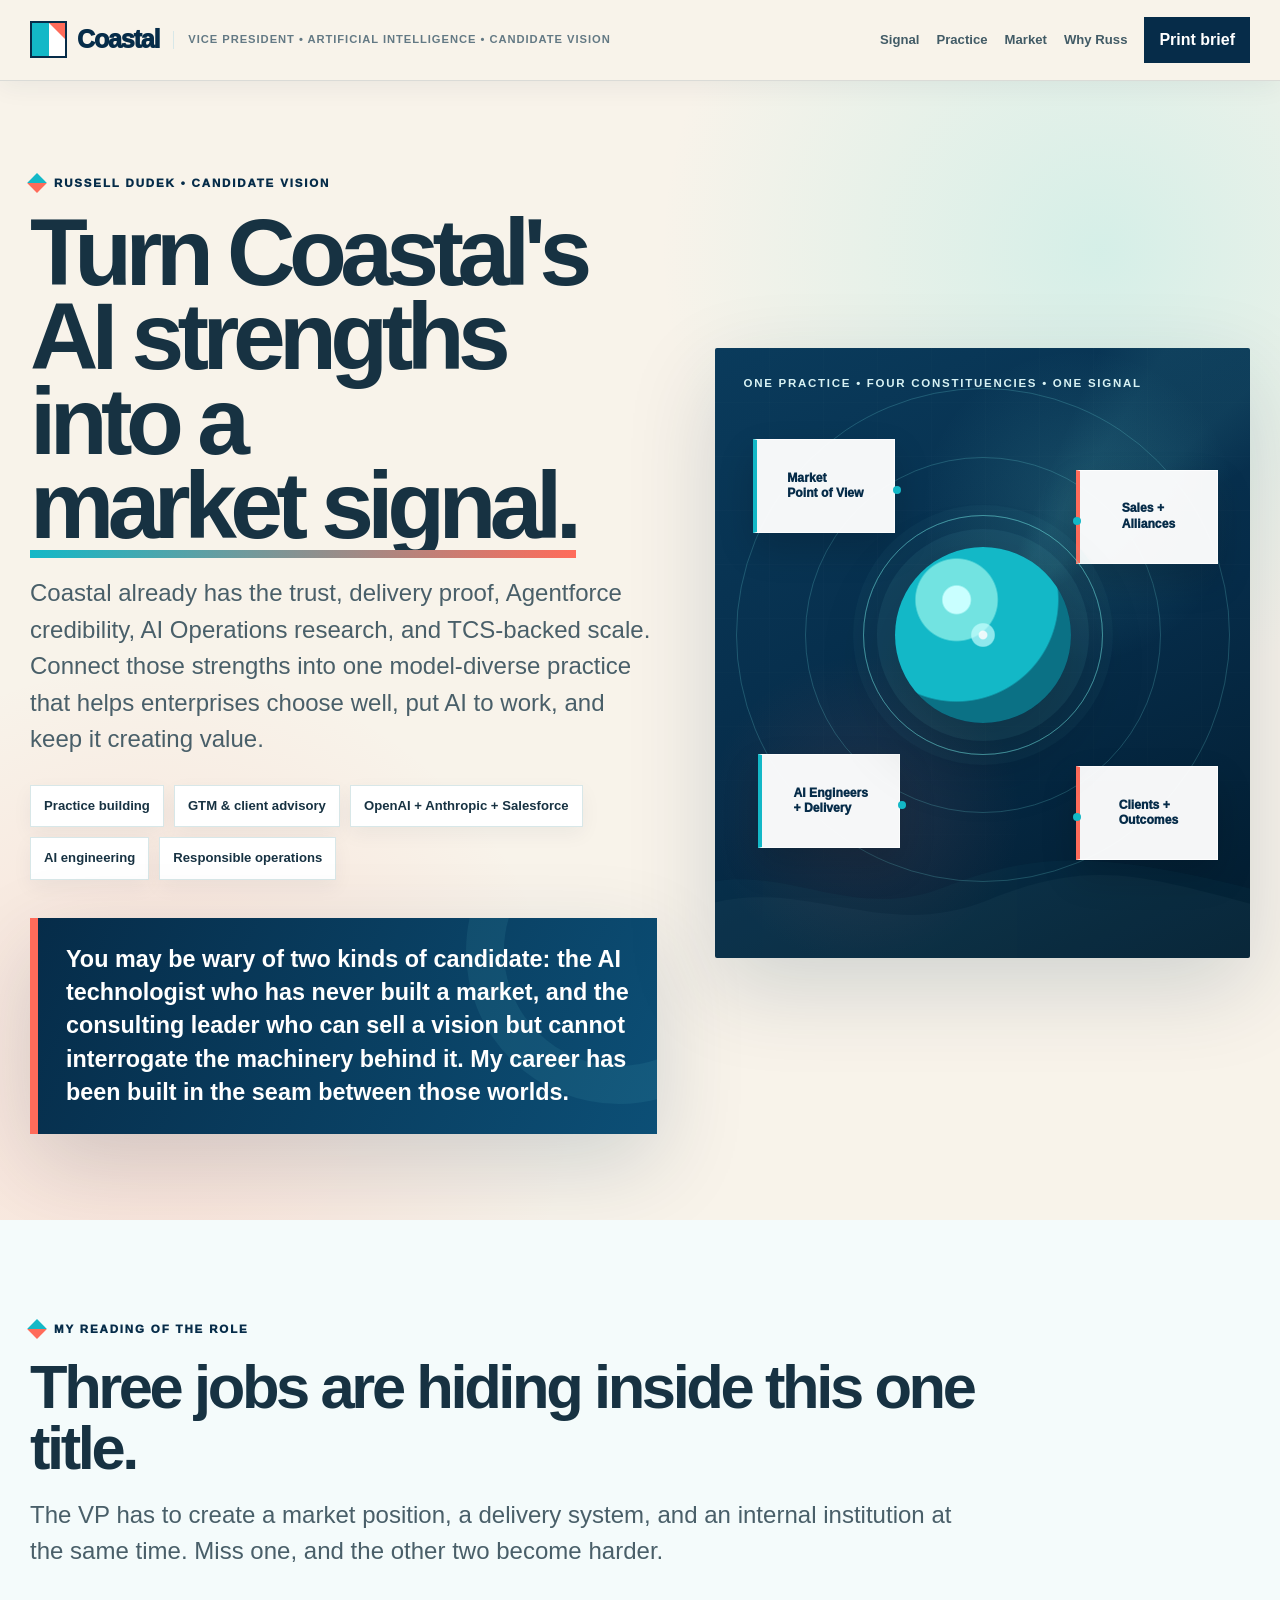
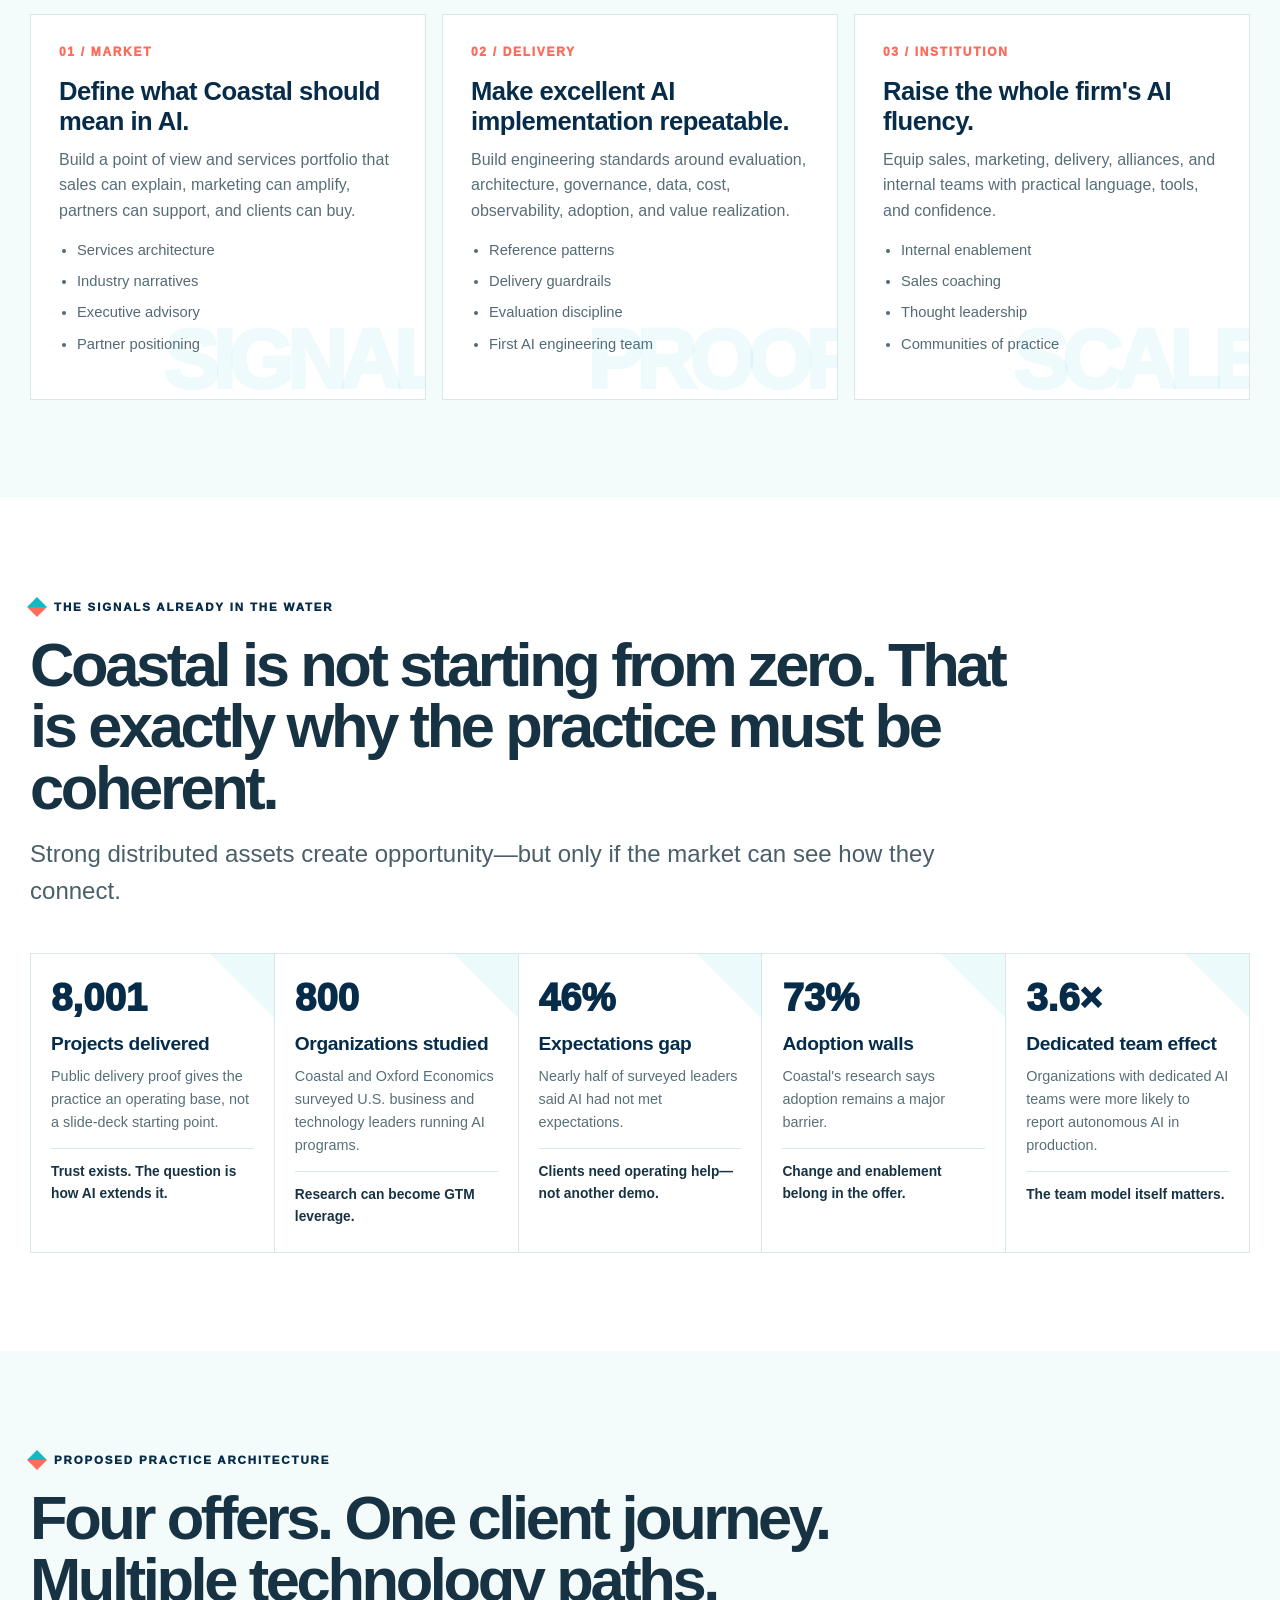
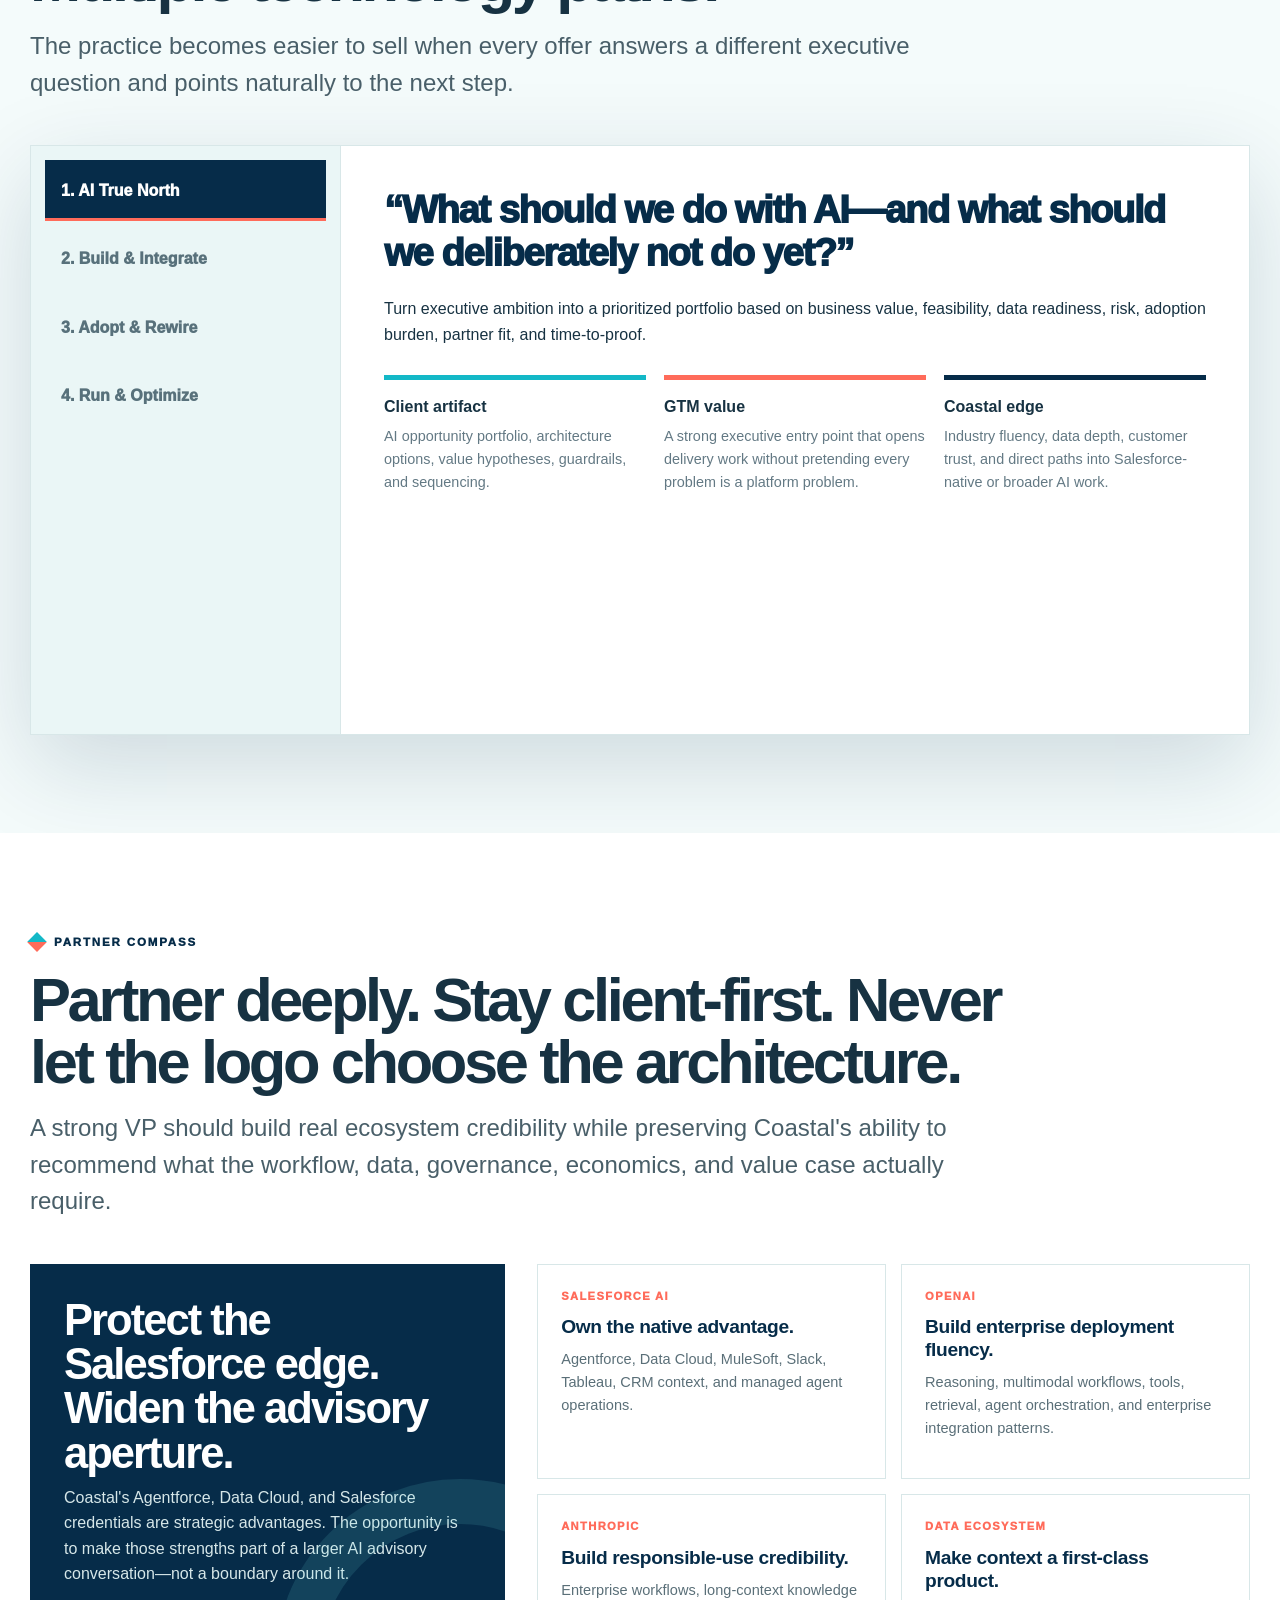
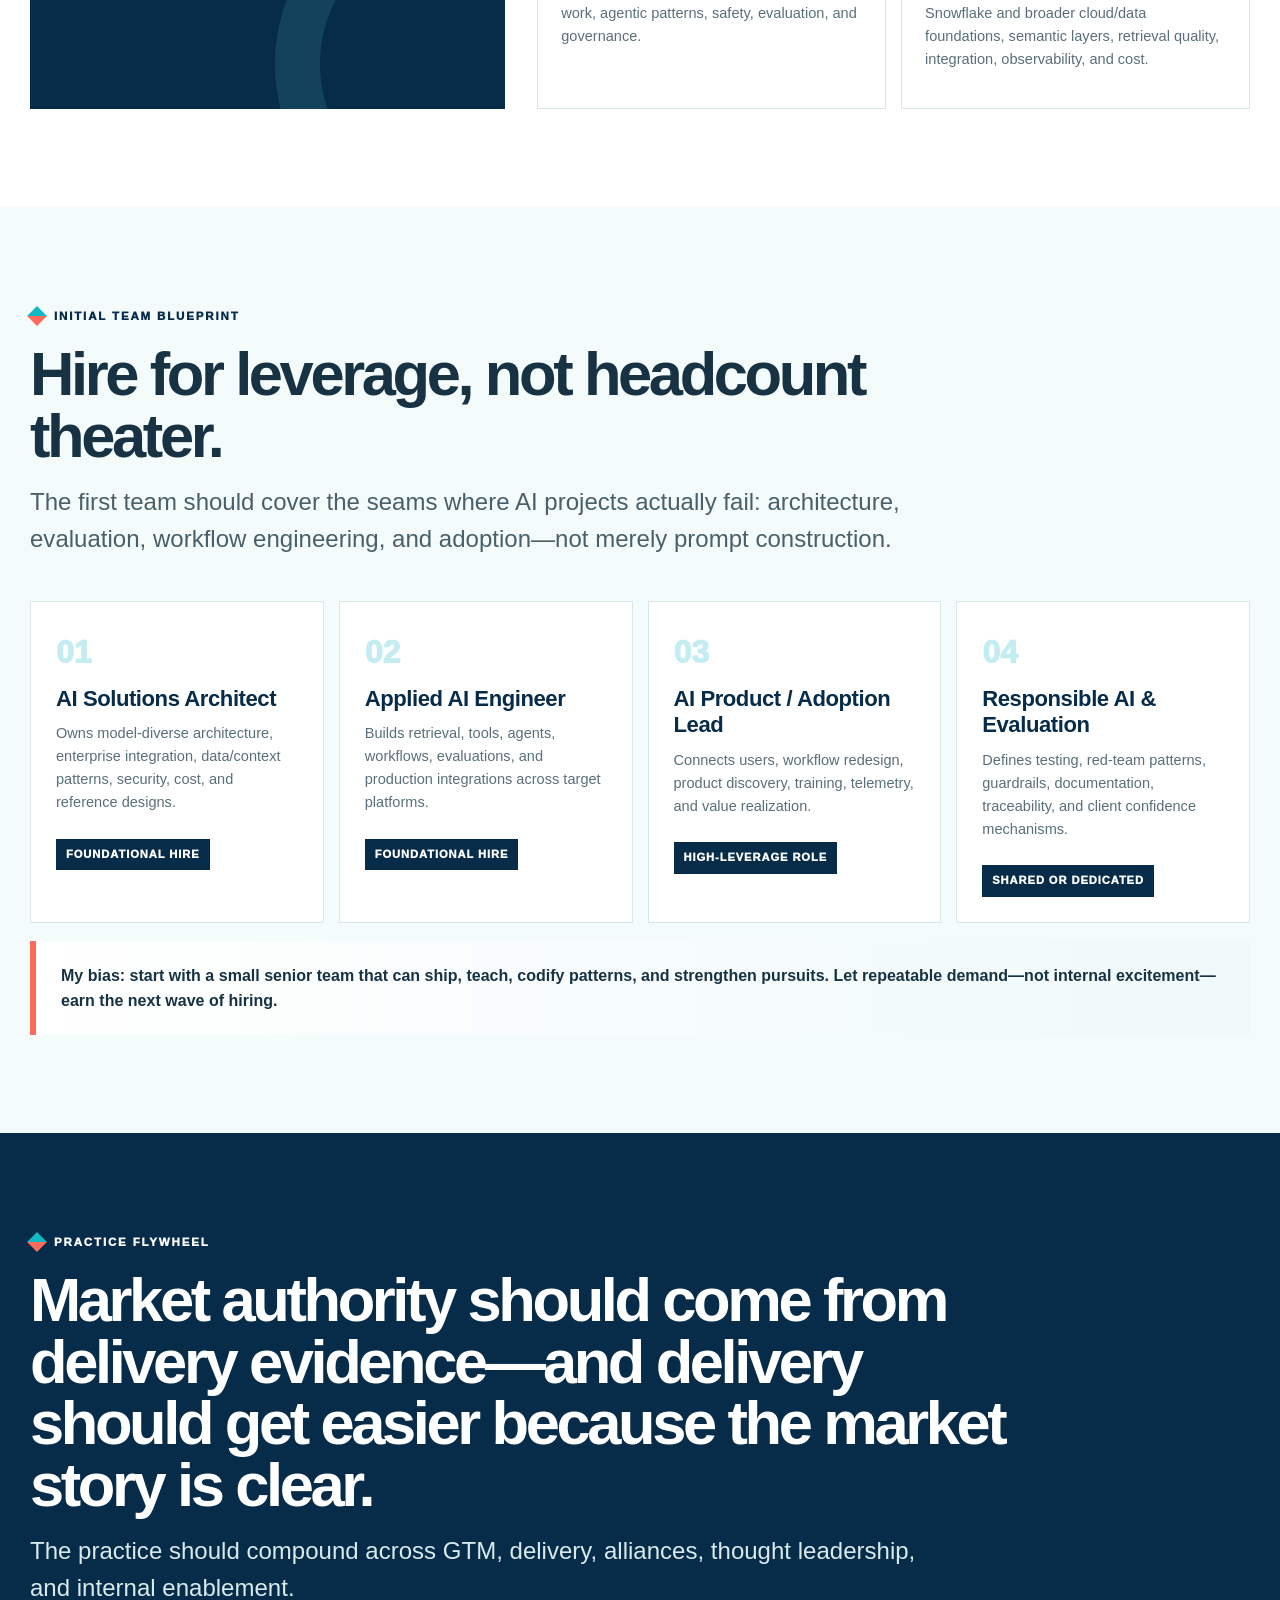
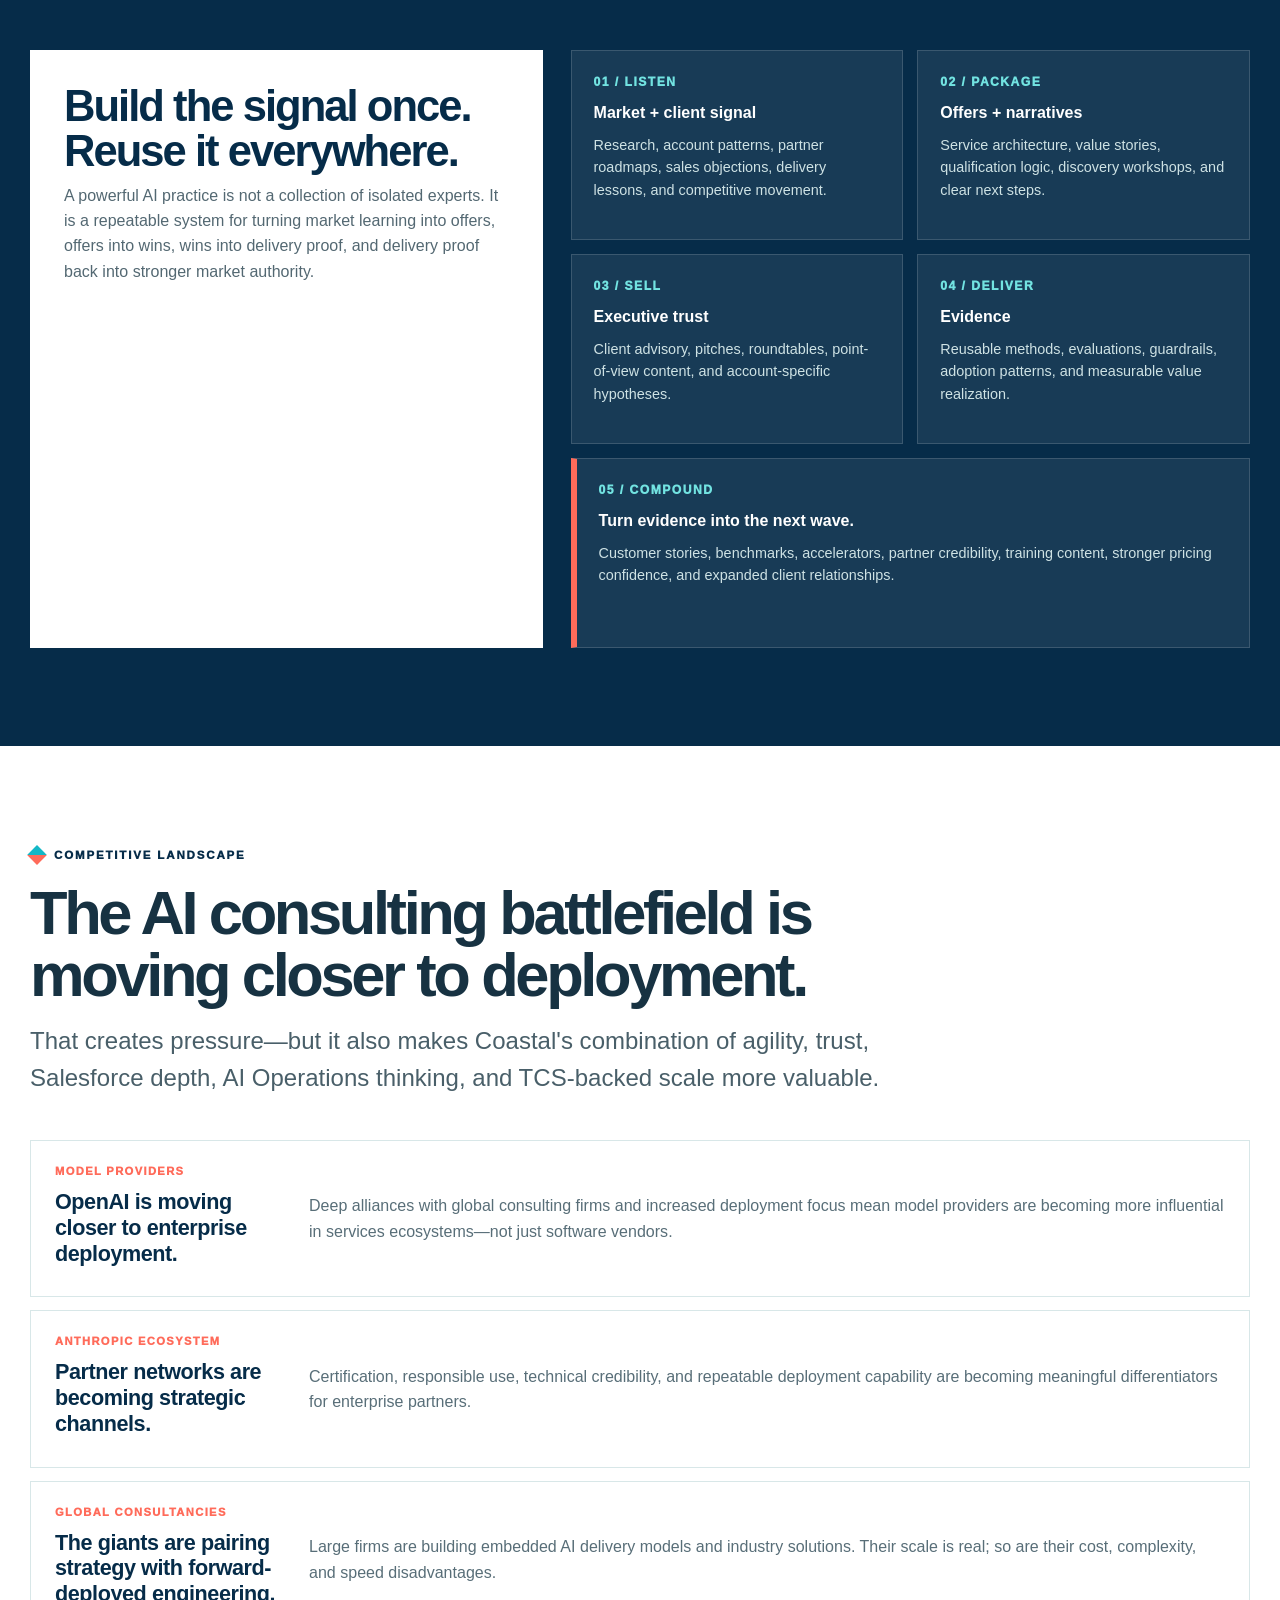
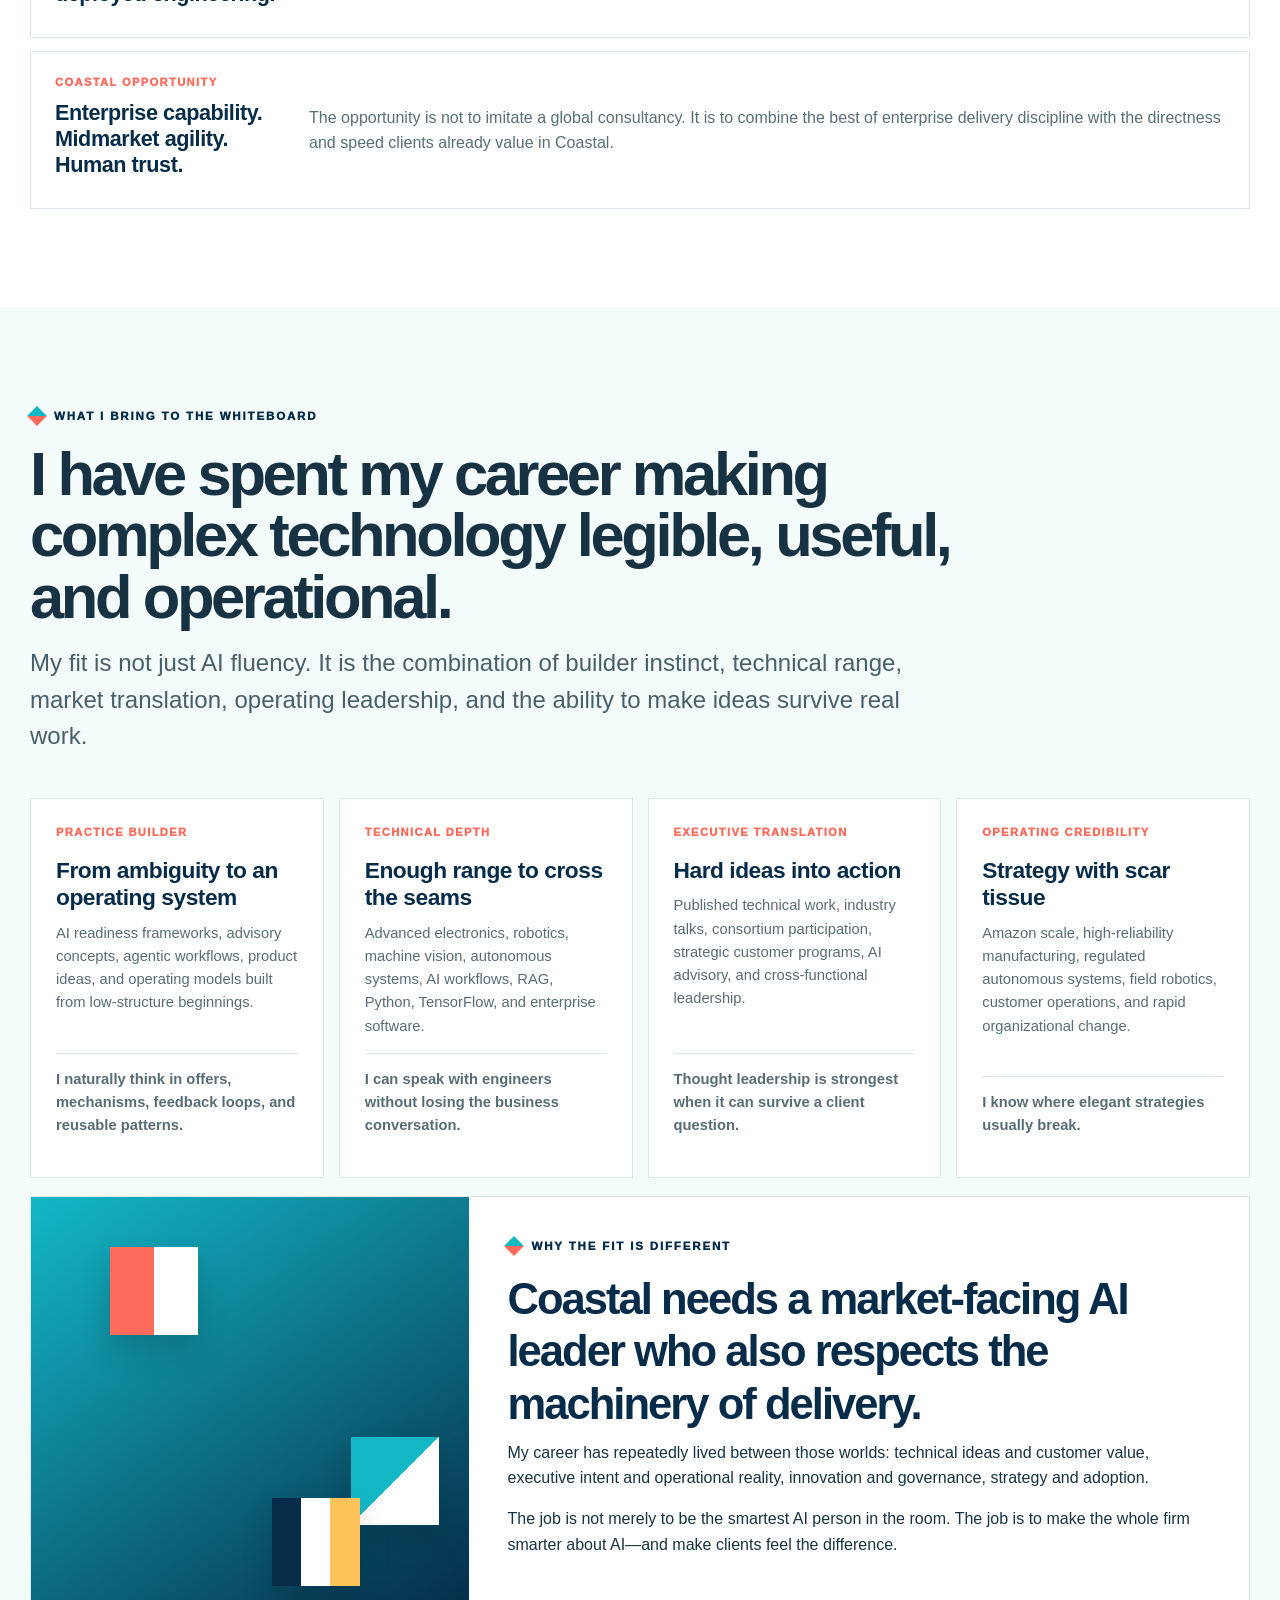
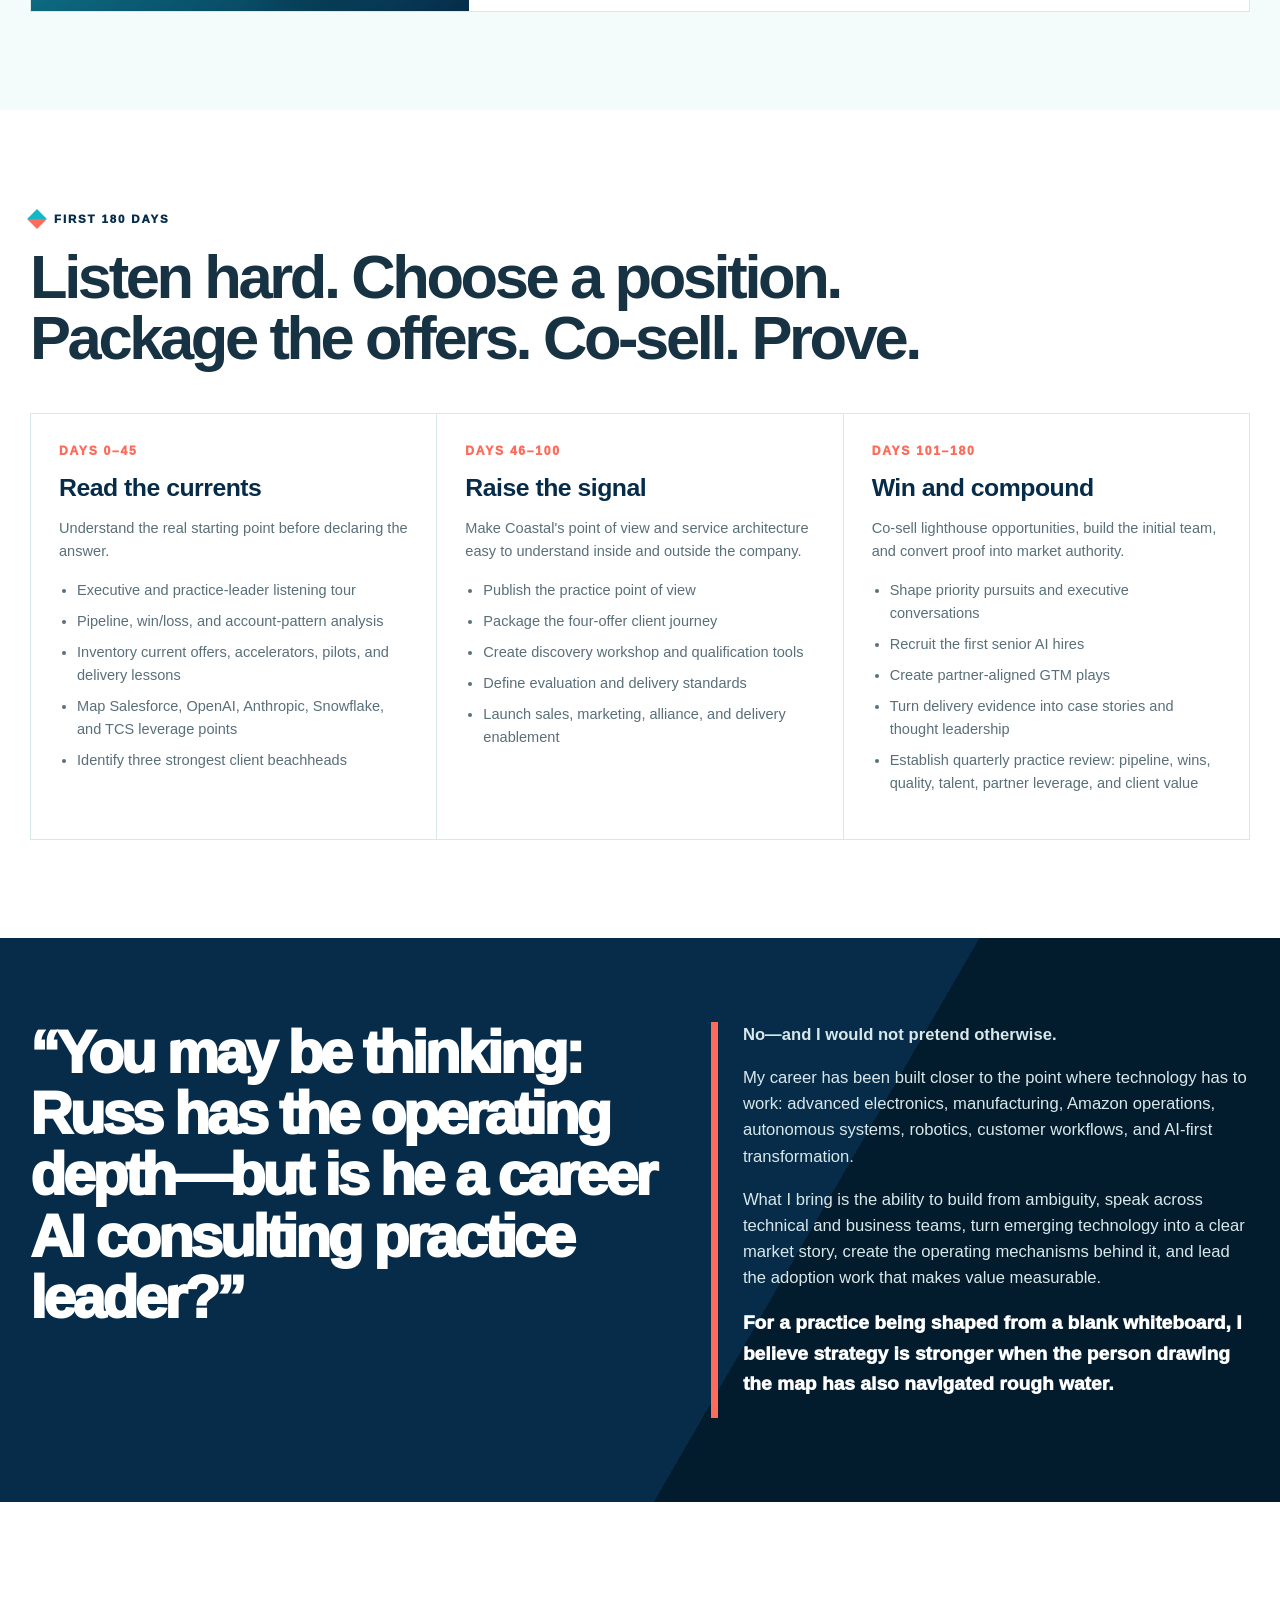
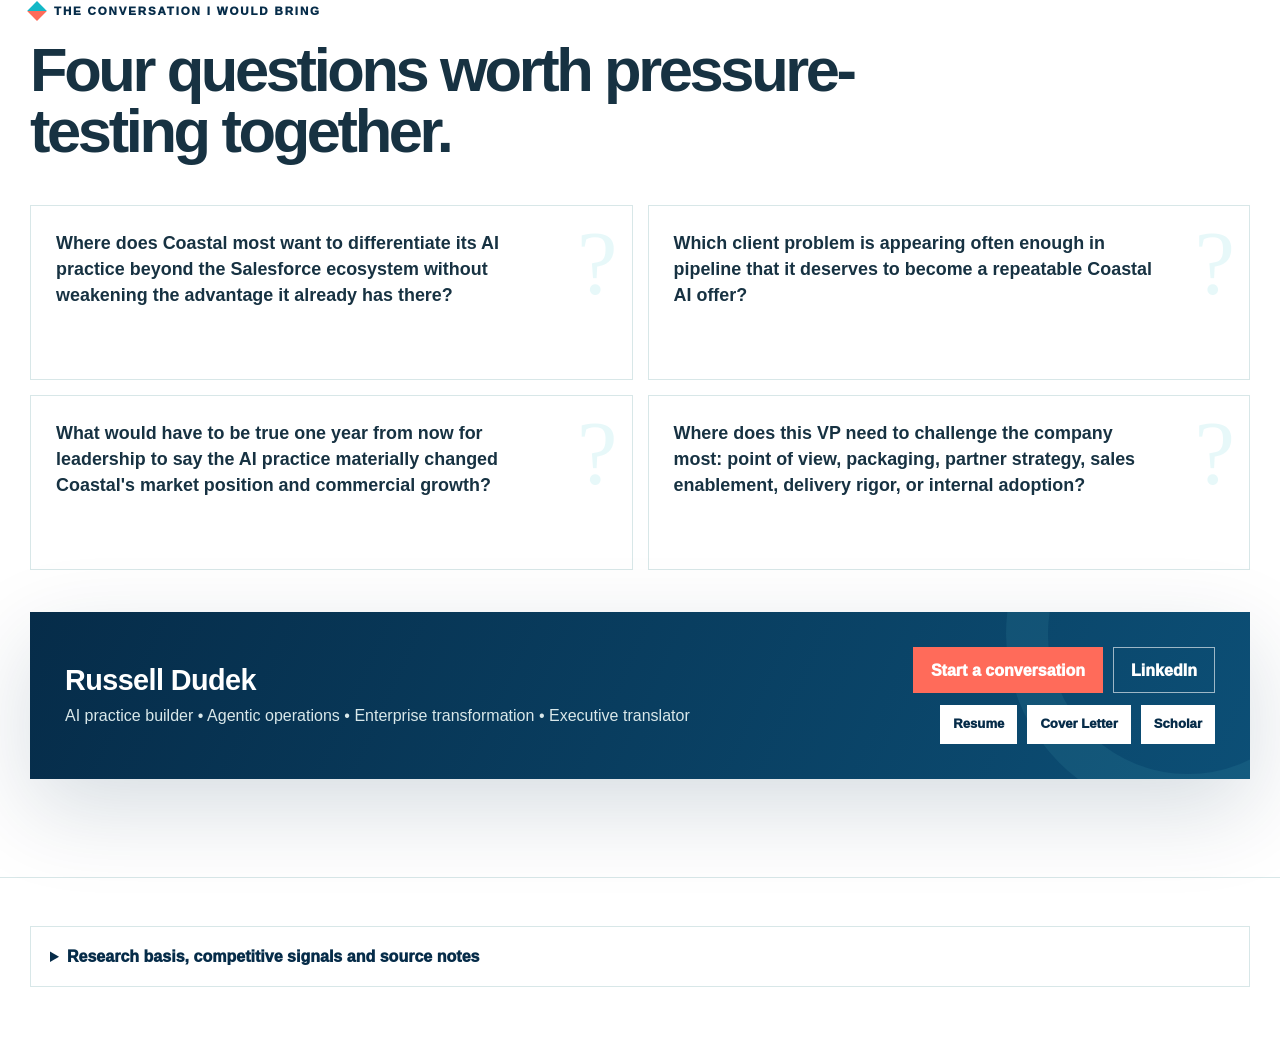
<file: index.html>
<!DOCTYPE html>
<html lang="en">
<head>
<meta charset="utf-8" />
<meta name="viewport" content="width=device-width,initial-scale=1" />
<meta name="description" content="Russell Dudek — candidate vision for Vice President, Artificial Intelligence at Coastal." />
<title>Russell Dudek | Coastal VP of AI Candidate Vision</title>
<style>
:root{
  --navy:#062C49;
  --navy2:#0B3E63;
  --deep:#021B2D;
  --teal:#13B8C7;
  --aqua:#72E3E1;
  --coral:#FF6B5A;
  --sun:#FFC35B;
  --sand:#F8F3EA;
  --foam:#F4FBFB;
  --paper:#FFFFFF;
  --ink:#173242;
  --muted:#637984;
  --line:#D8E7E8;
  --shadow:0 30px 90px rgba(6,44,73,.16);
  --soft-shadow:0 18px 46px rgba(6,44,73,.10);
  --max:1220px;
}
*{box-sizing:border-box}
html{scroll-behavior:smooth}
body{
  margin:0;
  color:var(--ink);
  background:var(--sand);
  font-family:Arial,Helvetica,sans-serif;
  line-height:1.58;
  letter-spacing:.001em;
  -webkit-font-smoothing:antialiased;
  overflow-x:hidden;
}
a{color:inherit}
button{font:inherit}
.wrap{width:min(var(--max),calc(100% - 44px));margin:auto}
.section{position:relative;padding:98px 0}
.white{background:var(--paper)}
.foam{background:var(--foam)}
.dark{background:var(--navy);color:#fff}
.kicker{
  display:inline-flex;align-items:center;gap:10px;
  font-size:.72rem;letter-spacing:.16em;text-transform:uppercase;
  font-weight:950;color:var(--navy);margin-bottom:18px;
}
.dark .kicker{color:#fff}
.kicker:before{
  content:"";width:14px;height:14px;
  background:linear-gradient(135deg,var(--teal) 0 50%,var(--coral) 50% 100%);
  transform:rotate(45deg);
}
h1,h2,h3,p{margin-top:0}
h1{
  max-width:1100px;
  font-size:clamp(3.35rem,7.4vw,7.6rem);
  line-height:.89;
  letter-spacing:-.069em;
  margin-bottom:28px;
}
h2{
  max-width:1080px;
  font-size:clamp(2.3rem,4.8vw,4.85rem);
  line-height:1;
  letter-spacing:-.055em;
  margin-bottom:18px;
}
h3{font-size:1.2rem;line-height:1.2;letter-spacing:-.02em;margin-bottom:10px}
.lede{max-width:930px;font-size:clamp(1.13rem,2vw,1.5rem);line-height:1.52;color:#495F69}
.dark .lede{color:#D8EAEC}
.section-head{max-width:980px;margin-bottom:44px}
.muted{color:var(--muted)}
.teal{color:var(--teal)}

/* progress + nav */
#progress{
  position:fixed;top:0;left:0;z-index:1000;height:3px;width:0;
  background:linear-gradient(90deg,var(--teal),var(--aqua),var(--coral));
  box-shadow:0 0 16px rgba(19,184,199,.55);
}
header{
  position:sticky;top:0;z-index:90;
  background:rgba(248,243,234,.88);
  border-bottom:1px solid rgba(6,44,73,.1);
  backdrop-filter:blur(18px);
}
.nav{min-height:80px;display:flex;align-items:center;justify-content:space-between;gap:24px}
.brand{display:flex;align-items:center;gap:14px;text-decoration:none}
.wordmark{display:flex;align-items:center;gap:10px;font-size:1.56rem;font-weight:950;letter-spacing:-.045em;color:var(--navy)}
.flag-mark{
  width:37px;height:37px;position:relative;overflow:hidden;
  border:2px solid var(--navy);background:#fff;
}
.flag-mark:before{content:"";position:absolute;inset:0 50% 0 0;background:var(--teal)}
.flag-mark:after{
  content:"";position:absolute;left:50%;top:0;
  border-top:19px solid var(--coral);
  border-bottom:19px solid transparent;
  border-left:19px solid transparent;
}
.brand-sub{
  border-left:1px solid var(--line);padding-left:14px;
  color:var(--muted);font-size:.7rem;font-weight:850;letter-spacing:.085em;white-space:nowrap;
}
.navlinks{display:flex;align-items:center;gap:17px}
.navlinks a{text-decoration:none;font-size:.82rem;font-weight:900;color:#425B66}
.navlinks a:hover{color:var(--teal)}
.print-btn{
  border:0;background:var(--navy);color:#fff;padding:10px 15px;
  cursor:pointer;font-weight:900;transition:.2s transform,.2s background;
}
.print-btn:hover{transform:translateY(-2px);background:var(--navy2)}

/* hero */
.hero{
  min-height:calc(100vh - 80px);display:flex;align-items:center;
  position:relative;overflow:hidden;padding:92px 0 86px;
  background:
    radial-gradient(circle at 86% 15%,rgba(114,227,225,.26),transparent 30%),
    radial-gradient(circle at 12% 88%,rgba(255,107,90,.14),transparent 28%),
    var(--sand);
}
.hero-grid{display:grid;grid-template-columns:1.08fr .92fr;gap:58px;align-items:center}
.hero h1 .signal{position:relative;display:inline-block}
.hero h1 .signal:after{
  content:"";position:absolute;left:0;right:0;bottom:-11px;height:8px;
  background:linear-gradient(90deg,var(--teal),var(--coral));
}
.hero .chips{display:flex;flex-wrap:wrap;gap:10px;margin-top:27px}
.chip{background:#fff;border:1px solid var(--line);padding:10px 13px;font-size:.82rem;font-weight:900;box-shadow:0 7px 20px rgba(6,44,73,.05)}
.hero-empathy{
  margin-top:38px;padding:25px 28px;color:#fff;background:linear-gradient(115deg,var(--navy),#0c4f76);
  border-left:8px solid var(--coral);box-shadow:var(--shadow);position:relative;overflow:hidden;
}
.hero-empathy:after{
  content:"";position:absolute;width:230px;height:230px;border-radius:50%;
  border:38px solid rgba(114,227,225,.08);right:-115px;top:-120px;
}
.hero-empathy p{margin:0;max-width:880px;font-size:clamp(1.16rem,2vw,1.46rem);font-weight:900;line-height:1.42;position:relative;z-index:2}
.hero-sea{
  min-height:610px;position:relative;background:linear-gradient(155deg,#093858,#031F34);
  box-shadow:var(--shadow);overflow:hidden;border-radius:2px;
}
.hero-sea:before{
  content:"";position:absolute;inset:-20% -30% 48% 20%;
  background:radial-gradient(circle,rgba(114,227,225,.22),transparent 62%);
}
.hero-caption{
  position:absolute;left:28px;top:26px;color:#D8F2F4;font-size:.72rem;
  letter-spacing:.13em;text-transform:uppercase;font-weight:900;z-index:7
}
.beacon{
  position:absolute;left:50%;top:46%;transform:translate(-50%,-50%);z-index:8;
  width:170px;height:170px;border-radius:50%;background:radial-gradient(circle at 35% 30%,#fff 0 10%,var(--aqua) 11% 25%,var(--teal) 26% 58%,#0e7890 59% 100%);
  box-shadow:0 0 0 25px rgba(114,227,225,.08),0 0 0 54px rgba(114,227,225,.045),0 28px 70px rgba(0,0,0,.25);
  display:grid;place-items:center;animation:beaconPulse 4.8s ease-in-out infinite;
}
.beacon .flag-mark{width:74px;height:74px;border-color:#fff;box-shadow:0 14px 32px rgba(0,0,0,.18)}
.beacon .flag-mark:after{border-top-width:37px;border-bottom-width:37px;border-left-width:37px}
@keyframes beaconPulse{50%{box-shadow:0 0 0 35px rgba(114,227,225,.07),0 0 0 70px rgba(114,227,225,.03),0 28px 70px rgba(0,0,0,.25)}}
.ring{position:absolute;border:1px dashed rgba(114,227,225,.4);border-radius:50%;left:50%;top:46%;transform:translate(-50%,-50%);z-index:4;animation:spin 28s linear infinite}
.r1{width:360px;height:360px}.r2{width:505px;height:505px;animation-direction:reverse;animation-duration:42s}
@keyframes spin{to{transform:translate(-50%,-50%) rotate(360deg)}}
.node{
  position:absolute;width:118px;height:118px;border-radius:50%;background:#fff;color:var(--navy);
  display:grid;place-items:center;text-align:center;padding:12px;font-size:.76rem;font-weight:950;z-index:9;box-shadow:0 16px 32px rgba(0,0,0,.16)
}
.n1{left:7%;top:17%;animation:drift 5s ease-in-out infinite}.n2{right:6%;top:21%;animation:drift 6s ease-in-out infinite reverse}.n3{left:10%;bottom:16%;animation:drift 5.5s ease-in-out infinite reverse}.n4{right:6%;bottom:16%;animation:drift 6.2s ease-in-out infinite}
@keyframes drift{50%{transform:translateY(-9px) rotate(.5deg)}}
.wave-svg{position:absolute;left:-4%;right:-4%;bottom:-2px;width:108%;height:205px;z-index:3}
.wave-back{animation:waveSlide 10s ease-in-out infinite alternate;transform-origin:center}
.wave-front{animation:waveSlide 7s ease-in-out infinite alternate-reverse;transform-origin:center}
@keyframes waveSlide{to{transform:translateX(28px) scaleY(1.06)}}

/* three jobs */
.three-jobs{display:grid;grid-template-columns:repeat(3,1fr);gap:16px}
.job-card{
  position:relative;min-height:360px;background:#fff;border:1px solid var(--line);
  padding:28px;overflow:hidden;transition:.25s transform,.25s box-shadow;
}
.job-card:hover{transform:translateY(-8px);box-shadow:var(--soft-shadow)}
.job-card .index{font-size:.75rem;letter-spacing:.14em;color:var(--coral);font-weight:950}
.job-card h3{font-size:1.6rem;color:var(--navy);margin-top:14px}
.job-card p{color:#576E79}
.job-card ul{padding-left:18px;color:#536A75;font-size:.92rem}.job-card li{margin-bottom:8px}
.job-card .big-word{
  position:absolute;right:-12px;bottom:-28px;font-size:5.2rem;letter-spacing:-.08em;
  font-weight:950;color:rgba(19,184,199,.07);white-space:nowrap
}

/* stats */
.stats{display:grid;grid-template-columns:repeat(5,1fr);gap:1px;background:var(--line);border:1px solid var(--line)}
.stat{background:#fff;padding:25px 20px;min-height:260px;position:relative;overflow:hidden}
.stat:after{
  content:"";position:absolute;width:90px;height:90px;right:-45px;top:-45px;
  transform:rotate(45deg);background:rgba(19,184,199,.08)
}
.stat .num{font-size:2.4rem;font-weight:950;line-height:1;color:var(--navy);margin-bottom:15px}
.stat h3{color:var(--navy)}
.stat p{font-size:.9rem;color:#586F79}
.stat .imp{display:block;margin-top:14px;padding-top:12px;border-top:1px solid var(--line);font-weight:900;font-size:.86rem}

/* practice tabs */
.practice-shell{
  display:grid;grid-template-columns:310px 1fr;min-height:590px;
  background:#fff;border:1px solid var(--line);box-shadow:var(--shadow)
}
.tabs{padding:14px;background:#EAF6F6;border-right:1px solid var(--line)}
.tab{
  width:100%;text-align:left;border:0;background:transparent;color:#58717B;
  padding:18px 16px;margin-bottom:7px;font-weight:950;cursor:pointer;position:relative;transition:.2s
}
.tab:after{content:"";position:absolute;left:0;bottom:0;width:0;height:3px;background:var(--coral);transition:.25s}
.tab:hover:after{width:100%}
.tab.active{background:var(--navy);color:#fff}.tab.active:after{width:100%}
.panel{padding:43px}
.panel article{display:none}.panel article.active{display:block;animation:panelIn .35s ease}
@keyframes panelIn{from{opacity:0;transform:translateY(10px)}to{opacity:1;transform:none}}
.big-q{font-size:clamp(1.75rem,3vw,2.95rem);line-height:1.11;letter-spacing:-.04em;font-weight:950;color:var(--navy);margin-bottom:22px}
.three{display:grid;grid-template-columns:repeat(3,1fr);gap:18px;margin-top:28px}
.mini{border-top:5px solid var(--teal);padding-top:14px}.mini:nth-child(2){border-color:var(--coral)}.mini:nth-child(3){border-color:var(--navy)}
.mini b{display:block;margin-bottom:6px}.mini p{font-size:.9rem;color:var(--muted)}

/* partner compass */
.compass-grid{display:grid;grid-template-columns:.8fr 1.2fr;gap:32px}
.compass-copy{
  padding:34px;background:var(--navy);color:#fff;position:relative;overflow:hidden
}
.compass-copy:after{
  content:"";position:absolute;width:280px;height:280px;border:45px solid rgba(114,227,225,.12);
  border-radius:50%;right:-140px;bottom:-140px
}
.compass-copy h3{font-size:clamp(2rem,3.4vw,3.7rem);line-height:1.02;letter-spacing:-.045em}
.compass-copy p{color:#D6E7E9}
.matrix{display:grid;grid-template-columns:repeat(2,1fr);gap:15px}
.matrix-card{background:#fff;border:1px solid var(--line);padding:23px;min-height:205px;transition:.25s transform}
.matrix-card:hover{transform:translateY(-5px)}
.matrix-card .label{font-size:.7rem;color:var(--coral);font-weight:950;letter-spacing:.12em;text-transform:uppercase}
.matrix-card h3{margin-top:10px;color:var(--navy)}
.matrix-card p{font-size:.91rem;color:#5A6F78}

/* team blueprint */
.team-grid{display:grid;grid-template-columns:repeat(4,1fr);gap:15px}
.role-card{background:#fff;border:1px solid var(--line);padding:25px;min-height:285px;position:relative;overflow:hidden}
.role-card .role-no{font-size:2rem;color:rgba(19,184,199,.25);font-weight:950}
.role-card h3{font-size:1.38rem;color:var(--navy);margin-top:8px}
.role-card p{font-size:.91rem;color:#596F79}
.role-card .first-hire{display:inline-block;margin-top:10px;background:var(--navy);color:#fff;padding:7px 10px;font-size:.7rem;font-weight:950;letter-spacing:.08em;text-transform:uppercase}
.team-note{margin-top:18px;padding:22px 25px;border-left:6px solid var(--coral);background:linear-gradient(90deg,#fff,#EFF9F9);font-weight:900}

/* flywheel */
.flywheel-shell{display:grid;grid-template-columns:.86fr 1.14fr;gap:28px}
.flywheel-copy{padding:34px;background:#fff;color:var(--ink)}
.flywheel-copy h3{font-size:clamp(2rem,3.4vw,3.65rem);line-height:1.02;letter-spacing:-.045em;color:var(--navy)}
.flywheel-copy p{color:#536872}
.flywheel{display:grid;grid-template-columns:repeat(2,1fr);gap:14px}
.step{padding:22px;background:rgba(255,255,255,.07);border:1px solid rgba(255,255,255,.15);min-height:190px}
.step .index{color:var(--aqua);font-size:.76rem;font-weight:950;letter-spacing:.12em}
.step b{display:block;color:#fff;margin:8px 0}.step p{font-size:.9rem;color:#CEE2E4}
.step.full{grid-column:1/-1;border-left:6px solid var(--coral)}

/* market */
.market-list{display:grid;gap:13px}
.market{
  display:grid;grid-template-columns:230px 1fr;gap:24px;align-items:center;
  background:#fff;border:1px solid var(--line);padding:22px 24px;transition:.25s transform,.25s box-shadow
}
.market:hover{transform:translateX(5px);box-shadow:var(--soft-shadow)}
.market .label{font-size:.7rem;text-transform:uppercase;letter-spacing:.12em;color:var(--coral);font-weight:950}
.market h3{font-size:1.35rem;color:var(--navy);margin:8px 0}.market p{margin:0;color:#586E78}

/* proof */
.proof-grid{display:grid;grid-template-columns:repeat(4,1fr);gap:15px}
.proof{min-height:335px;background:#fff;border:1px solid var(--line);padding:25px;display:flex;flex-direction:column;transition:.25s transform,.25s box-shadow}
.proof:hover{transform:translateY(-7px);box-shadow:var(--soft-shadow)}
.proof .eyebrow{font-size:.7rem;color:var(--coral);text-transform:uppercase;letter-spacing:.12em;font-weight:950;margin-bottom:15px}
.proof h3{font-size:1.42rem;color:var(--navy)}.proof p{font-size:.92rem;color:#586C76}
.proof .bottom{margin-top:auto;padding-top:14px;border-top:1px solid var(--line);font-weight:900}
.fit-band{margin-top:18px;display:grid;grid-template-columns:.72fr 1.28fr;background:#fff;border:1px solid var(--line)}
.signal-cluster{min-height:350px;background:linear-gradient(145deg,var(--teal),var(--navy));position:relative;overflow:hidden}
.signal-cluster .f{position:absolute;width:88px;height:88px;background:#fff;box-shadow:0 16px 32px rgba(0,0,0,.16)}
.signal-cluster .f1{left:18%;top:12%;background:linear-gradient(90deg,var(--coral) 0 50%,#fff 50%)}
.signal-cluster .f2{right:7%;top:58%;background:linear-gradient(135deg,var(--teal) 0 50%,#fff 50%)}
.signal-cluster .f3{left:55%;bottom:6%;background:linear-gradient(90deg,var(--navy) 0 33%,#fff 33% 66%,var(--sun) 66%)}
.fit-copy{padding:38px}
.fit-copy h3{font-size:clamp(2rem,3.4vw,3.7rem);letter-spacing:-.045em;color:var(--navy)}

/* timeline */
.timeline{display:grid;grid-template-columns:repeat(3,1fr);gap:1px;background:var(--line);border:1px solid var(--line)}
.phase{background:#fff;padding:28px;min-height:410px}
.phase .days{font-size:.76rem;color:var(--coral);font-weight:950;letter-spacing:.14em;text-transform:uppercase}
.phase h3{font-size:1.55rem;color:var(--navy);margin:12px 0 14px}
.phase p,.phase li{font-size:.91rem;color:#596F79}.phase ul{padding-left:18px}.phase li{margin-bottom:8px}

/* objection */
.objection{background:linear-gradient(120deg,var(--navy) 0 61%,var(--deep) 61% 100%);color:#fff;padding:0}
.ob-grid{display:grid;grid-template-columns:1.08fr .92fr;gap:48px;padding:84px 0}
.ob-title{font-size:clamp(2.3rem,4.6vw,4.9rem);line-height:1.04;letter-spacing:-.056em;font-weight:950}
.ob-answer{border-left:7px solid var(--coral);padding-left:25px;align-self:center}
.ob-answer p{color:#D8E8EA;font-size:1.04rem}.ob-answer .close{color:#fff;font-weight:950;font-size:1.2rem}

/* questions + CTA */
.questions-grid{display:grid;grid-template-columns:repeat(2,1fr);gap:15px}
.question{position:relative;min-height:175px;background:#fff;border:1px solid var(--line);padding:25px;overflow:hidden}
.question:after{content:"?";position:absolute;right:14px;top:-14px;font-family:Georgia,serif;font-size:5.7rem;color:rgba(19,184,199,.1)}
.question p{font-size:1.12rem;font-weight:900;line-height:1.44;max-width:88%}
.cta{
  margin-top:42px;padding:35px;background:linear-gradient(115deg,var(--navy),#0c4f76);
  color:#fff;display:grid;grid-template-columns:1fr auto;gap:24px;align-items:center;box-shadow:var(--shadow);
  position:relative;overflow:hidden
}
.cta:after{content:"";position:absolute;width:280px;height:280px;border-radius:50%;border:42px solid rgba(114,227,225,.08);right:-120px;top:-160px}
.cta h3{font-size:1.8rem;margin-bottom:5px;position:relative;z-index:2}.cta p{margin:0;color:#D9E8EA;position:relative;z-index:2}
.actions,.docs{display:flex;gap:10px;flex-wrap:wrap;justify-content:flex-end;position:relative;z-index:2}.docs{margin-top:12px}
.btn,.doc-btn{display:inline-flex;align-items:center;justify-content:center;text-decoration:none;font-weight:950;transition:.2s transform}
.btn:hover,.doc-btn:hover{transform:translateY(-3px)}
.btn{min-height:46px;padding:0 17px;color:#fff;border:1px solid rgba(255,255,255,.6)}
.btn.primary{background:var(--coral);border-color:var(--coral)}
.doc-btn{padding:9px 13px;background:#fff;color:var(--navy);font-size:.82rem}

/* footer */
footer{padding:48px 0 64px;background:#fff;border-top:1px solid var(--line)}
details{border:1px solid var(--line);background:#fff}
summary{padding:17px 19px;cursor:pointer;font-weight:950;color:var(--navy)}
.sources{padding:0 20px 20px}.sources li{margin:9px 0;font-size:.86rem;color:#60747C}.sources a{color:var(--navy);text-underline-offset:3px}
.note{font-size:.8rem;color:#7B8B91;margin-top:16px}

/* animation */
.reveal{opacity:0;transform:translateY(20px);transition:opacity .7s ease,transform .7s ease}
.reveal.visible{opacity:1;transform:none}
.stagger>*{opacity:0;transform:translateY(18px);transition:.6s ease}
.stagger.visible>*{opacity:1;transform:none}.stagger.visible>*:nth-child(2){transition-delay:.08s}.stagger.visible>*:nth-child(3){transition-delay:.16s}.stagger.visible>*:nth-child(4){transition-delay:.24s}.stagger.visible>*:nth-child(5){transition-delay:.32s}
.spotlight{
  position:fixed;width:280px;height:280px;border-radius:50%;pointer-events:none;z-index:-1;
  background:radial-gradient(circle,rgba(19,184,199,.09),transparent 70%);
  transform:translate(-50%,-50%);transition:opacity .2s
}
@media(prefers-reduced-motion:reduce){
  *,*:before,*:after{animation:none!important;transition:none!important;scroll-behavior:auto!important}
  .reveal,.stagger>*{opacity:1!important;transform:none!important}
}

/* print brief */
#printBrief{display:none}
@page{size:letter;margin:.45in}
@media print{
  header,main,footer,#progress,.spotlight{display:none!important}
  #printBrief{display:block!important;color:#111;background:#fff;font-family:Arial,Helvetica,sans-serif}
  .print-page{page-break-after:always;min-height:9.75in;padding:.04in;position:relative}
  .print-page:last-child{page-break-after:auto}
  .print-brand{display:flex;align-items:center;gap:10px;border-bottom:4px solid var(--teal);padding-bottom:8px;margin-bottom:16px}
  .print-brand strong{font-size:18pt;color:var(--navy)}
  .print-page h1{font-size:28pt;line-height:.95;margin:0 0 14px}
  .print-page h2{font-size:20pt;line-height:1.05;margin:0 0 12px;color:var(--navy)}
  .print-page h3{font-size:12pt;color:var(--navy);margin:0 0 6px}
  .print-page p,.print-page li{font-size:9.3pt;line-height:1.35}
  .print-grid2{display:grid;grid-template-columns:1fr 1fr;gap:14px}
  .print-box{border:1px solid #CCDADD;padding:12px;break-inside:avoid}
  .print-accent{border-left:6px solid var(--coral);padding-left:12px}
  .print-stat{font-size:22pt;font-weight:950;color:var(--navy)}
}

@media(max-width:1040px){
  .hero-grid,.compass-grid,.flywheel-shell,.fit-band,.ob-grid{grid-template-columns:1fr}
  .three-jobs,.proof-grid,.team-grid{grid-template-columns:repeat(2,1fr)}
  .stats{grid-template-columns:repeat(2,1fr)}
  .practice-shell{grid-template-columns:1fr}.tabs{display:grid;grid-template-columns:repeat(2,1fr);border-right:0;border-bottom:1px solid var(--line)}
  .timeline{grid-template-columns:1fr}.hero-sea{min-height:580px}
}
@media(max-width:720px){
  .wrap{width:min(var(--max),calc(100% - 26px))}.section{padding:68px 0}
  .navlinks a{display:none}.brand-sub{display:none}h1{font-size:3.3rem}
  .three-jobs,.proof-grid,.team-grid,.stats,.matrix,.three,.questions-grid,.flywheel{grid-template-columns:1fr}
  .tabs{grid-template-columns:1fr}.panel{padding:27px 22px}.market{grid-template-columns:1fr}.cta{grid-template-columns:1fr}.actions,.docs{justify-content:flex-start}
  .hero-sea{min-height:500px}.r2{width:420px;height:420px}.r1{width:310px;height:310px}.node{width:94px;height:94px;font-size:.68rem}.beacon{width:140px;height:140px}
}
</style>
<link rel="stylesheet" href="site-enhancements.css?v=20260710-3">
</head>
<body>
<div id="progress"></div>
<div class="spotlight" id="spotlight"></div>

<header>
  <div class="wrap nav">
    <a class="brand" href="#top">
      <span class="wordmark"><span class="flag-mark"></span>Coastal</span>
      <span class="brand-sub">VICE PRESIDENT • ARTIFICIAL INTELLIGENCE • CANDIDATE VISION</span>
    </a>
    <nav class="navlinks">
      <a href="#signal">Signal</a>
      <a href="#practice">Practice</a>
      <a href="#market">Market</a>
      <a href="#proof">Why Russ</a>
      <button class="print-btn" onclick="window.print()">Print brief</button>
    </nav>
  </div>
</header>

<main id="top">
<section class="hero">
  <div class="wrap hero-grid">
    <div>
      <div class="kicker">Russell Dudek • Candidate Vision</div>
      <h1>Turn Coastal's AI strengths into a <span class="signal">market signal.</span></h1>
      <p class="lede">
        Coastal already has the trust, delivery proof, Agentforce credibility, AI Operations research, and TCS-backed scale.
        Connect those strengths into one model-diverse practice that helps enterprises choose well, put AI to work, and keep it creating value.
      </p>
      <div class="chips">
        <span class="chip">Practice building</span>
        <span class="chip">GTM & client advisory</span>
        <span class="chip">OpenAI + Anthropic + Salesforce</span>
        <span class="chip">AI engineering</span>
        <span class="chip">Responsible operations</span>
      </div>
      <div class="hero-empathy reveal">
        <p>
          You may be wary of two kinds of candidate: the AI technologist who has never built a market, and the consulting leader who can sell a vision but cannot interrogate the machinery behind it. My career has been built in the seam between those worlds.
        </p>
      </div>
    </div>

    <aside class="hero-sea reveal" aria-label="Coastal AI practice stakeholder map">
      <div class="hero-caption">One practice • Four constituencies • One signal</div>
      <div class="ring r2"></div><div class="ring r1"></div>
      <div class="node n1">Market<br>Point of View</div>
      <div class="node n2">Sales +<br>Alliances</div>
      <div class="node n3">AI Engineers<br>+ Delivery</div>
      <div class="node n4">Clients +<br>Outcomes</div>
      <div class="beacon"><div class="flag-mark"></div></div>
      <svg class="wave-svg" viewBox="0 0 1000 250" preserveAspectRatio="none" aria-hidden="true">
        <path class="wave-back" d="M0 128 C145 80,270 190,430 130 S700 65,1000 140 L1000 250 L0 250 Z" fill="rgba(19,184,199,.28)"/>
        <path class="wave-front" d="M0 165 C180 100,320 225,510 150 S790 115,1000 165 L1000 250 L0 250 Z" fill="rgba(114,227,225,.28)"/>
      </svg>
    </aside>
  </div>
</section>

<section class="section foam" id="signal">
  <div class="wrap">
    <div class="section-head reveal">
      <div class="kicker">My reading of the role</div>
      <h2>Three jobs are hiding inside this one title.</h2>
      <p class="lede">The VP has to create a market position, a delivery system, and an internal institution at the same time. Miss one, and the other two become harder.</p>
    </div>
    <div class="three-jobs stagger">
      <article class="job-card">
        <div class="index">01 / MARKET</div><h3>Define what Coastal should mean in AI.</h3>
        <p>Build a point of view and services portfolio that sales can explain, marketing can amplify, partners can support, and clients can buy.</p>
        <ul><li>Services architecture</li><li>Industry narratives</li><li>Executive advisory</li><li>Partner positioning</li></ul>
        <div class="big-word">SIGNAL</div>
      </article>
      <article class="job-card">
        <div class="index">02 / DELIVERY</div><h3>Make excellent AI implementation repeatable.</h3>
        <p>Build engineering standards around evaluation, architecture, governance, data, cost, observability, adoption, and value realization.</p>
        <ul><li>Reference patterns</li><li>Delivery guardrails</li><li>Evaluation discipline</li><li>First AI engineering team</li></ul>
        <div class="big-word">PROOF</div>
      </article>
      <article class="job-card">
        <div class="index">03 / INSTITUTION</div><h3>Raise the whole firm's AI fluency.</h3>
        <p>Equip sales, marketing, delivery, alliances, and internal teams with practical language, tools, and confidence.</p>
        <ul><li>Internal enablement</li><li>Sales coaching</li><li>Thought leadership</li><li>Communities of practice</li></ul>
        <div class="big-word">SCALE</div>
      </article>
    </div>
  </div>
</section>

<section class="section white">
  <div class="wrap">
    <div class="section-head reveal">
      <div class="kicker">The signals already in the water</div>
      <h2>Coastal is not starting from zero. That is exactly why the practice must be coherent.</h2>
      <p class="lede">Strong distributed assets create opportunity—but only if the market can see how they connect.</p>
    </div>
    <div class="stats stagger">
      <article class="stat"><div class="num">8,001</div><h3>Projects delivered</h3><p>Public delivery proof gives the practice an operating base, not a slide-deck starting point.</p><span class="imp">Trust exists. The question is how AI extends it.</span></article>
      <article class="stat"><div class="num">800</div><h3>Organizations studied</h3><p>Coastal and Oxford Economics surveyed U.S. business and technology leaders running AI programs.</p><span class="imp">Research can become GTM leverage.</span></article>
      <article class="stat"><div class="num">46%</div><h3>Expectations gap</h3><p>Nearly half of surveyed leaders said AI had not met expectations.</p><span class="imp">Clients need operating help—not another demo.</span></article>
      <article class="stat"><div class="num">73%</div><h3>Adoption walls</h3><p>Coastal's research says adoption remains a major barrier.</p><span class="imp">Change and enablement belong in the offer.</span></article>
      <article class="stat"><div class="num">3.6×</div><h3>Dedicated team effect</h3><p>Organizations with dedicated AI teams were more likely to report autonomous AI in production.</p><span class="imp">The team model itself matters.</span></article>
    </div>
  </div>
</section>

<section class="section foam" id="practice">
  <div class="wrap">
    <div class="section-head reveal">
      <div class="kicker">Proposed practice architecture</div>
      <h2>Four offers. One client journey. Multiple technology paths.</h2>
      <p class="lede">The practice becomes easier to sell when every offer answers a different executive question and points naturally to the next step.</p>
    </div>

    <div class="practice-shell reveal">
      <div class="tabs">
        <button class="tab active" data-target="north">1. AI True North</button>
        <button class="tab" data-target="build">2. Build & Integrate</button>
        <button class="tab" data-target="adopt">3. Adopt & Rewire</button>
        <button class="tab" data-target="run">4. Run & Optimize</button>
      </div>
      <div class="panel">
        <article id="north" class="active">
          <div class="big-q">“What should we do with AI—and what should we deliberately not do yet?”</div>
          <p>Turn executive ambition into a prioritized portfolio based on business value, feasibility, data readiness, risk, adoption burden, partner fit, and time-to-proof.</p>
          <div class="three">
            <div class="mini"><b>Client artifact</b><p>AI opportunity portfolio, architecture options, value hypotheses, guardrails, and sequencing.</p></div>
            <div class="mini"><b>GTM value</b><p>A strong executive entry point that opens delivery work without pretending every problem is a platform problem.</p></div>
            <div class="mini"><b>Coastal edge</b><p>Industry fluency, data depth, customer trust, and direct paths into Salesforce-native or broader AI work.</p></div>
          </div>
        </article>
        <article id="build">
          <div class="big-q">“What is the smallest useful production system we can ship safely enough to learn from real work?”</div>
          <p>Build and integrate AI solutions around the entire workflow: model, data, context, tools, human decisions, evaluations, controls, cost, and adoption.</p>
          <div class="three">
            <div class="mini"><b>Salesforce path</b><p>Agentforce, Data Cloud, MuleSoft, Slack, Tableau, and Customer 360 integration.</p></div>
            <div class="mini"><b>Model-diverse path</b><p>OpenAI or Anthropic solutions with governed data, retrieval, tools, and workflow integration.</p></div>
            <div class="mini"><b>Delivery standard</b><p>Evaluation, acceptance criteria, security, cost visibility, rollback, and ownership before launch.</p></div>
          </div>
        </article>
        <article id="adopt">
          <div class="big-q">“Did we launch software—or did we change the way better work gets done?”</div>
          <p>Make role redesign, manager enablement, training, champion networks, office hours, telemetry, and feedback part of the product plan.</p>
          <div class="three">
            <div class="mini"><b>Measure</b><p>Activation, repeat use, workflow penetration, confidence, business outcomes, and exceptions.</p></div>
            <div class="mini"><b>Enable</b><p>Role-based curricula, sales and delivery playbooks, coaching, and communities of practice.</p></div>
            <div class="mini"><b>Improve</b><p>Feedback → backlog → release → training → measurement as a repeatable operating loop.</p></div>
          </div>
        </article>
        <article id="run">
          <div class="big-q">“Who owns the agent after everyone celebrates the launch?”</div>
          <p>Extend Coastal's Waves for Agentic Ops logic into a broader AI operations discipline: behavior, quality, cost, governance, data, adoption, and value over time.</p>
          <div class="three">
            <div class="mini"><b>Operate</b><p>Performance monitoring, drift, cost, incident response, evaluation, and continuous improvement.</p></div>
            <div class="mini"><b>Govern</b><p>Authority boundaries, policy, traceability, data use, security, and exception management.</p></div>
            <div class="mini"><b>Expand</b><p>Quarterly value reviews, portfolio planning, scale gates, and new-use-case sequencing.</p></div>
          </div>
        </article>
      </div>
    </div>
  </div>
</section>

<section class="section white">
  <div class="wrap">
    <div class="section-head reveal">
      <div class="kicker">Partner compass</div>
      <h2>Partner deeply. Stay client-first. Never let the logo choose the architecture.</h2>
      <p class="lede">A strong VP should build real ecosystem credibility while preserving Coastal's ability to recommend what the workflow, data, governance, economics, and value case actually require.</p>
    </div>
    <div class="compass-grid">
      <aside class="compass-copy reveal">
        <h3>Protect the Salesforce edge. Widen the advisory aperture.</h3>
        <p>Coastal's Agentforce, Data Cloud, and Salesforce credentials are strategic advantages. The opportunity is to make those strengths part of a larger AI advisory conversation—not a boundary around it.</p>
      </aside>
      <div class="matrix stagger">
        <article class="matrix-card"><div class="label">Salesforce AI</div><h3>Own the native advantage.</h3><p>Agentforce, Data Cloud, MuleSoft, Slack, Tableau, CRM context, and managed agent operations.</p></article>
        <article class="matrix-card"><div class="label">OpenAI</div><h3>Build enterprise deployment fluency.</h3><p>Reasoning, multimodal workflows, tools, retrieval, agent orchestration, and enterprise integration patterns.</p></article>
        <article class="matrix-card"><div class="label">Anthropic</div><h3>Build responsible-use credibility.</h3><p>Enterprise workflows, long-context knowledge work, agentic patterns, safety, evaluation, and governance.</p></article>
        <article class="matrix-card"><div class="label">Data ecosystem</div><h3>Make context a first-class product.</h3><p>Snowflake and broader cloud/data foundations, semantic layers, retrieval quality, integration, observability, and cost.</p></article>
      </div>
    </div>
  </div>
</section>

<section class="section foam">
  <div class="wrap">
    <div class="section-head reveal">
      <div class="kicker">Initial team blueprint</div>
      <h2>Hire for leverage, not headcount theater.</h2>
      <p class="lede">The first team should cover the seams where AI projects actually fail: architecture, evaluation, workflow engineering, and adoption—not merely prompt construction.</p>
    </div>
    <div class="team-grid stagger">
      <article class="role-card"><div class="role-no">01</div><h3>AI Solutions Architect</h3><p>Owns model-diverse architecture, enterprise integration, data/context patterns, security, cost, and reference designs.</p><span class="first-hire">Foundational hire</span></article>
      <article class="role-card"><div class="role-no">02</div><h3>Applied AI Engineer</h3><p>Builds retrieval, tools, agents, workflows, evaluations, and production integrations across target platforms.</p><span class="first-hire">Foundational hire</span></article>
      <article class="role-card"><div class="role-no">03</div><h3>AI Product / Adoption Lead</h3><p>Connects users, workflow redesign, product discovery, training, telemetry, and value realization.</p><span class="first-hire">High-leverage role</span></article>
      <article class="role-card"><div class="role-no">04</div><h3>Responsible AI & Evaluation</h3><p>Defines testing, red-team patterns, guardrails, documentation, traceability, and client confidence mechanisms.</p><span class="first-hire">Shared or dedicated</span></article>
    </div>
    <div class="team-note reveal">My bias: start with a small senior team that can ship, teach, codify patterns, and strengthen pursuits. Let repeatable demand—not internal excitement—earn the next wave of hiring.</div>
  </div>
</section>

<section class="section dark">
  <div class="wrap">
    <div class="section-head reveal">
      <div class="kicker">Practice flywheel</div>
      <h2>Market authority should come from delivery evidence—and delivery should get easier because the market story is clear.</h2>
      <p class="lede">The practice should compound across GTM, delivery, alliances, thought leadership, and internal enablement.</p>
    </div>
    <div class="flywheel-shell">
      <aside class="flywheel-copy reveal">
        <h3>Build the signal once. Reuse it everywhere.</h3>
        <p>A powerful AI practice is not a collection of isolated experts. It is a repeatable system for turning market learning into offers, offers into wins, wins into delivery proof, and delivery proof back into stronger market authority.</p>
      </aside>
      <div class="flywheel stagger">
        <article class="step"><div class="index">01 / LISTEN</div><b>Market + client signal</b><p>Research, account patterns, partner roadmaps, sales objections, delivery lessons, and competitive movement.</p></article>
        <article class="step"><div class="index">02 / PACKAGE</div><b>Offers + narratives</b><p>Service architecture, value stories, qualification logic, discovery workshops, and clear next steps.</p></article>
        <article class="step"><div class="index">03 / SELL</div><b>Executive trust</b><p>Client advisory, pitches, roundtables, point-of-view content, and account-specific hypotheses.</p></article>
        <article class="step"><div class="index">04 / DELIVER</div><b>Evidence</b><p>Reusable methods, evaluations, guardrails, adoption patterns, and measurable value realization.</p></article>
        <article class="step full"><div class="index">05 / COMPOUND</div><b>Turn evidence into the next wave.</b><p>Customer stories, benchmarks, accelerators, partner credibility, training content, stronger pricing confidence, and expanded client relationships.</p></article>
      </div>
    </div>
  </div>
</section>

<section class="section white" id="market">
  <div class="wrap">
    <div class="section-head reveal">
      <div class="kicker">Competitive landscape</div>
      <h2>The AI consulting battlefield is moving closer to deployment.</h2>
      <p class="lede">That creates pressure—but it also makes Coastal's combination of agility, trust, Salesforce depth, AI Operations thinking, and TCS-backed scale more valuable.</p>
    </div>
    <div class="market-list reveal">
      <article class="market"><div><div class="label">Model providers</div><h3>OpenAI is moving closer to enterprise deployment.</h3></div><p>Deep alliances with global consulting firms and increased deployment focus mean model providers are becoming more influential in services ecosystems—not just software vendors.</p></article>
      <article class="market"><div><div class="label">Anthropic ecosystem</div><h3>Partner networks are becoming strategic channels.</h3></div><p>Certification, responsible use, technical credibility, and repeatable deployment capability are becoming meaningful differentiators for enterprise partners.</p></article>
      <article class="market"><div><div class="label">Global consultancies</div><h3>The giants are pairing strategy with forward-deployed engineering.</h3></div><p>Large firms are building embedded AI delivery models and industry solutions. Their scale is real; so are their cost, complexity, and speed disadvantages.</p></article>
      <article class="market"><div><div class="label">Coastal opportunity</div><h3>Enterprise capability. Midmarket agility. Human trust.</h3></div><p>The opportunity is not to imitate a global consultancy. It is to combine the best of enterprise delivery discipline with the directness and speed clients already value in Coastal.</p></article>
    </div>
  </div>
</section>

<section class="section foam" id="proof">
  <div class="wrap">
    <div class="section-head reveal">
      <div class="kicker">What I bring to the whiteboard</div>
      <h2>I have spent my career making complex technology legible, useful, and operational.</h2>
      <p class="lede">My fit is not just AI fluency. It is the combination of builder instinct, technical range, market translation, operating leadership, and the ability to make ideas survive real work.</p>
    </div>
    <div class="proof-grid stagger">
      <article class="proof"><div class="eyebrow">Practice builder</div><h3>From ambiguity to an operating system</h3><p>AI readiness frameworks, advisory concepts, agentic workflows, product ideas, and operating models built from low-structure beginnings.</p><p class="bottom">I naturally think in offers, mechanisms, feedback loops, and reusable patterns.</p></article>
      <article class="proof"><div class="eyebrow">Technical depth</div><h3>Enough range to cross the seams</h3><p>Advanced electronics, robotics, machine vision, autonomous systems, AI workflows, RAG, Python, TensorFlow, and enterprise software.</p><p class="bottom">I can speak with engineers without losing the business conversation.</p></article>
      <article class="proof"><div class="eyebrow">Executive translation</div><h3>Hard ideas into action</h3><p>Published technical work, industry talks, consortium participation, strategic customer programs, AI advisory, and cross-functional leadership.</p><p class="bottom">Thought leadership is strongest when it can survive a client question.</p></article>
      <article class="proof"><div class="eyebrow">Operating credibility</div><h3>Strategy with scar tissue</h3><p>Amazon scale, high-reliability manufacturing, regulated autonomous systems, field robotics, customer operations, and rapid organizational change.</p><p class="bottom">I know where elegant strategies usually break.</p></article>
    </div>

    <div class="fit-band reveal">
      <div class="signal-cluster"><div class="f f1"></div><div class="f f2"></div><div class="f f3"></div></div>
      <div class="fit-copy">
        <div class="kicker">Why the fit is different</div>
        <h3>Coastal needs a market-facing AI leader who also respects the machinery of delivery.</h3>
        <p>My career has repeatedly lived between those worlds: technical ideas and customer value, executive intent and operational reality, innovation and governance, strategy and adoption.</p>
        <p>The job is not merely to be the smartest AI person in the room. The job is to make the whole firm smarter about AI—and make clients feel the difference.</p>
      </div>
    </div>
  </div>
</section>

<section class="section white" id="plan">
  <div class="wrap">
    <div class="section-head reveal">
      <div class="kicker">First 180 days</div>
      <h2>Listen hard. Choose a position. Package the offers. Co-sell. Prove.</h2>
    </div>
    <div class="timeline stagger">
      <article class="phase"><div class="days">Days 0–45</div><h3>Read the currents</h3><p>Understand the real starting point before declaring the answer.</p><ul><li>Executive and practice-leader listening tour</li><li>Pipeline, win/loss, and account-pattern analysis</li><li>Inventory current offers, accelerators, pilots, and delivery lessons</li><li>Map Salesforce, OpenAI, Anthropic, Snowflake, and TCS leverage points</li><li>Identify three strongest client beachheads</li></ul></article>
      <article class="phase"><div class="days">Days 46–100</div><h3>Raise the signal</h3><p>Make Coastal's point of view and service architecture easy to understand inside and outside the company.</p><ul><li>Publish the practice point of view</li><li>Package the four-offer client journey</li><li>Create discovery workshop and qualification tools</li><li>Define evaluation and delivery standards</li><li>Launch sales, marketing, alliance, and delivery enablement</li></ul></article>
      <article class="phase"><div class="days">Days 101–180</div><h3>Win and compound</h3><p>Co-sell lighthouse opportunities, build the initial team, and convert proof into market authority.</p><ul><li>Shape priority pursuits and executive conversations</li><li>Recruit the first senior AI hires</li><li>Create partner-aligned GTM plays</li><li>Turn delivery evidence into case stories and thought leadership</li><li>Establish quarterly practice review: pipeline, wins, quality, talent, partner leverage, and client value</li></ul></article>
    </div>
  </div>
</section>

<section class="section objection">
  <div class="wrap ob-grid">
    <div class="ob-title reveal">“You may be thinking: Russ has the operating depth—but is he a career AI consulting practice leader?”</div>
    <div class="ob-answer reveal">
      <p><strong>No—and I would not pretend otherwise.</strong></p>
      <p>My career has been built closer to the point where technology has to work: advanced electronics, manufacturing, Amazon operations, autonomous systems, robotics, customer workflows, and AI-first transformation.</p>
      <p>What I bring is the ability to build from ambiguity, speak across technical and business teams, turn emerging technology into a clear market story, create the operating mechanisms behind it, and lead the adoption work that makes value measurable.</p>
      <p class="close">For a practice being shaped from a blank whiteboard, I believe strategy is stronger when the person drawing the map has also navigated rough water.</p>
    </div>
  </div>
</section>

<section class="section white">
  <div class="wrap">
    <div class="section-head reveal">
      <div class="kicker">The conversation I would bring</div>
      <h2>Four questions worth pressure-testing together.</h2>
    </div>
    <div class="questions-grid stagger">
      <div class="question"><p>Where does Coastal most want to differentiate its AI practice beyond the Salesforce ecosystem without weakening the advantage it already has there?</p></div>
      <div class="question"><p>Which client problem is appearing often enough in pipeline that it deserves to become a repeatable Coastal AI offer?</p></div>
      <div class="question"><p>What would have to be true one year from now for leadership to say the AI practice materially changed Coastal's market position and commercial growth?</p></div>
      <div class="question"><p>Where does this VP need to challenge the company most: point of view, packaging, partner strategy, sales enablement, delivery rigor, or internal adoption?</p></div>
    </div>

    <div class="cta reveal">
      <div><h3>Russell Dudek</h3><p>AI practice builder • Agentic operations • Enterprise transformation • Executive translator</p></div>
      <div>
        <div class="actions">
          <a class="btn primary" href="mailto:russelldudek@gmail.com?subject=Coastal%20VP%20of%20AI%20Conversation">Start a conversation</a>
          <a class="btn" href="https://www.linkedin.com/in/russelldudek" target="_blank" rel="noopener">LinkedIn</a>
        </div>
        <div class="docs">
          <a class="doc-btn" href="resume.html">Resume</a>
          <a class="doc-btn" href="cover-letter.html">Cover Letter</a>
          <a class="doc-btn" href="https://scholar.google.com/scholar?q=%22Russell%20Dudek%22" target="_blank" rel="noopener">Scholar</a>
        </div>
      </div>
    </div>
  </div>
</section>
</main>

<footer>
  <div class="wrap">
    <details>
      <summary>Research basis, competitive signals and source notes</summary>
      <div class="sources">
        <ol>
          <li><a href="https://recruitingbypaycor.com/career/JobIntroduction.action?clientId=8a7883c69b1375e0019bb78d357f7b9e&id=8a7885ac9efb8722019f438c86b608eb" target="_blank" rel="noopener">Coastal VP of Artificial Intelligence role</a></li>
          <li><a href="https://coastalcloud.us/" target="_blank" rel="noopener">Coastal corporate site</a> — positioning, customer proof, services, delivery model, and business impact.</li>
          <li><a href="https://coastalcloud.us/about/" target="_blank" rel="noopener">About Coastal</a> — values, methodology, TCS backing, project scale, and delivery approach.</li>
          <li><a href="https://coastalcloud.us/resources/ai-operations-report-2026/" target="_blank" rel="noopener">The AI Operations Report 2026</a> — research across 800 organizations, expectations, adoption, data, bandwidth, and dedicated AI team signals.</li>
          <li><a href="https://coastalcloud.us/service/waves-for-agentic-ops/" target="_blank" rel="noopener">Waves for Agentic Ops</a> — managed agent operations, monitoring, governance, cost control, adoption, and post-launch value.</li>
          <li><a href="https://coastalcloud.us/service/agentforce/" target="_blank" rel="noopener">Coastal Agentforce services</a> — Agentforce positioning, end-to-end services, and pilot pathways.</li>
          <li><a href="https://coastalcloud.us/resources/hello-from-coastal/" target="_blank" rel="noopener">Hello from Coastal</a> — brand evolution, maritime signal-flag design inspiration, guidance, and collaboration.</li>
          <li><a href="https://www.reuters.com/business/openai-deepens-partnerships-with-consulting-giants-push-enterprise-ai-beyond-2026-02-23/" target="_blank" rel="noopener">Reuters: OpenAI consulting alliances</a> — enterprise deployment and consulting-ecosystem context.</li>
          <li><a href="https://www.wsj.com/cio-journal/anthropic-bulks-up-its-enterprise-partner-program-amid-ipo-plans-560a9b82" target="_blank" rel="noopener">WSJ: Anthropic enterprise partner ecosystem</a> — partner-network context.</li>
          <li><a href="https://www.businessinsider.com/ai-consulting-mckinsey-pwc-deloitte-bcg-kpmg-accenture-ey-ibm-2026-5" target="_blank" rel="noopener">Business Insider: AI and consulting delivery models</a> — market shift toward embedded engineering and AI delivery.</li>
        </ol>
        <p class="note">Prepared from public Coastal materials, the supplied role description, current market reporting, and Russell Dudek's documented experience. Proposed service architecture, team design, and GTM ideas are candidate hypotheses—not claims about Coastal confidential strategy, client pipeline, partner agreements, or internal plans. The signal-flag-inspired visual treatment is an original candidate-site interpretation informed by Coastal's public explanation of its maritime signal-flag brand inspiration.</p>
      </div>
    </details>
  </div>
</footer>

<section id="printBrief">
  <div class="print-page">
    <div class="print-brand"><span class="flag-mark"></span><strong>Coastal AI Practice Candidate Brief</strong></div>
    <h1>Turn Coastal's AI strengths into a market signal.</h1>
    <p class="print-accent"><strong>Thesis:</strong> Coastal already has trust, delivery proof, Agentforce credibility, AI Operations research, and TCS-backed scale. Connect those strengths into one model-diverse practice that helps enterprises choose well, put AI to work, and keep it creating value.</p>
    <div class="print-grid2">
      <div class="print-box"><div class="print-stat">8,001</div><h3>Projects delivered</h3><p>Trust and delivery evidence already exist.</p></div>
      <div class="print-box"><div class="print-stat">800</div><h3>Organizations studied</h3><p>Proprietary research can become GTM leverage.</p></div>
      <div class="print-box"><div class="print-stat">46%</div><h3>Expectations gap</h3><p>Clients need operating help, not just demos.</p></div>
      <div class="print-box"><div class="print-stat">73%</div><h3>Adoption walls</h3><p>Change and enablement belong inside the offer.</p></div>
    </div>
    <h2>Three jobs inside the role</h2>
    <p><strong>Market:</strong> define Coastal's point of view and services portfolio.</p>
    <p><strong>Delivery:</strong> make excellent AI implementation repeatable and governed.</p>
    <p><strong>Institution:</strong> raise the firm's collective AI fluency across sales, marketing, delivery, alliances, and internal operations.</p>
  </div>
  <div class="print-page">
    <div class="print-brand"><span class="flag-mark"></span><strong>Practice Architecture</strong></div>
    <h2>Four offers. One client journey.</h2>
    <div class="print-grid2">
      <div class="print-box"><h3>1. AI True North</h3><p>Prioritize by value, feasibility, data readiness, risk, adoption burden, partner fit, and time-to-proof.</p></div>
      <div class="print-box"><h3>2. Build & Integrate</h3><p>Salesforce-native and model-diverse delivery with evaluation, controls, integration, cost visibility, and ownership.</p></div>
      <div class="print-box"><h3>3. Adopt & Rewire</h3><p>Role redesign, training, manager enablement, champions, telemetry, and product learning.</p></div>
      <div class="print-box"><h3>4. Run & Optimize</h3><p>Managed AI operations across behavior, quality, cost, governance, data, adoption, and value.</p></div>
    </div>
    <h2>Partner principle</h2>
    <p class="print-accent">Partner deeply. Stay client-first. Choose by workflow, data context, architecture, governance, economics, and value—not logo loyalty.</p>
  </div>
  <div class="print-page">
    <div class="print-brand"><span class="flag-mark"></span><strong>Why Russell Dudek</strong></div>
    <h2>AI strategy with operating scar tissue.</h2>
    <div class="print-grid2">
      <div class="print-box"><h3>Practice builder</h3><p>AI readiness frameworks, advisory concepts, agentic workflows, product ideas, and operating models built from low-structure beginnings.</p></div>
      <div class="print-box"><h3>Technical depth</h3><p>Advanced electronics, robotics, machine vision, autonomous systems, AI workflows, RAG, Python, TensorFlow, and enterprise software.</p></div>
      <div class="print-box"><h3>Executive translation</h3><p>Published technical work, talks, consortium participation, strategic customers, AI advisory, and cross-functional leadership.</p></div>
      <div class="print-box"><h3>Operating credibility</h3><p>Amazon scale, high-reliability manufacturing, regulated autonomous systems, field robotics, and rapid change.</p></div>
    </div>
    <h2>Honest objection audit</h2>
    <p class="print-accent">“Russ has the operating depth—but is he a career AI consulting practice leader?”</p>
    <p>No. The case is different: build from ambiguity, speak across technical and business teams, turn emerging technology into a clear market story, create the operating mechanisms behind it, and make adoption measurable.</p>
  </div>
  <div class="print-page">
    <div class="print-brand"><span class="flag-mark"></span><strong>First 180 Days</strong></div>
    <h2>Listen hard. Choose a position. Package the offers. Co-sell. Prove.</h2>
    <div class="print-grid2">
      <div class="print-box"><h3>Days 0–45: Read the currents</h3><p>Listening tour, pipeline analysis, offer inventory, internal tooling, partner leverage, and client beachheads.</p></div>
      <div class="print-box"><h3>Days 46–100: Raise the signal</h3><p>Point of view, services architecture, discovery workshop, evaluation standards, and internal enablement.</p></div>
      <div class="print-box"><h3>Days 101–180: Win and compound</h3><p>Priority pursuits, first senior AI hires, partner GTM plays, customer proof, and quarterly practice review.</p></div>
      <div class="print-box"><h3>Conversation</h3><p>Russell Dudek<br>Pittsburgh, PA<br>russelldudek@gmail.com<br>linkedin.com/in/russelldudek</p></div>
    </div>
    <h2>Questions to pressure-test</h2>
    <p>Where should Coastal differentiate beyond Salesforce without weakening that advantage?</p>
    <p>Which recurring client problem deserves to become a repeatable AI offer?</p>
    <p>What would prove the practice materially changed Coastal's market position one year from now?</p>
  </div>
</section>

<script>
const tabs=document.querySelectorAll('.tab');
const panels=document.querySelectorAll('.panel article');
tabs.forEach(tab=>{
  tab.addEventListener('click',()=>{
    tabs.forEach(t=>t.classList.remove('active'));
    panels.forEach(p=>p.classList.remove('active'));
    tab.classList.add('active');
    const target=document.getElementById(tab.dataset.target);
    if(target) target.classList.add('active');
  });
});

const observed=document.querySelectorAll('.reveal,.stagger');
const io=new IntersectionObserver(entries=>{
  entries.forEach(entry=>{
    if(entry.isIntersecting){
      entry.target.classList.add('visible');
      io.unobserve(entry.target);
    }
  });
},{threshold:.1});
observed.forEach(el=>io.observe(el));

const progress=document.getElementById('progress');
window.addEventListener('scroll',()=>{
  const max=document.documentElement.scrollHeight-window.innerHeight;
  progress.style.width=(max>0?(window.scrollY/max)*100:0)+'%';
},{passive:true});

const spot=document.getElementById('spotlight');
window.addEventListener('pointermove',e=>{
  spot.style.left=e.clientX+'px';spot.style.top=e.clientY+'px';
},{passive:true});
</script>
</body>
</html>
</file>
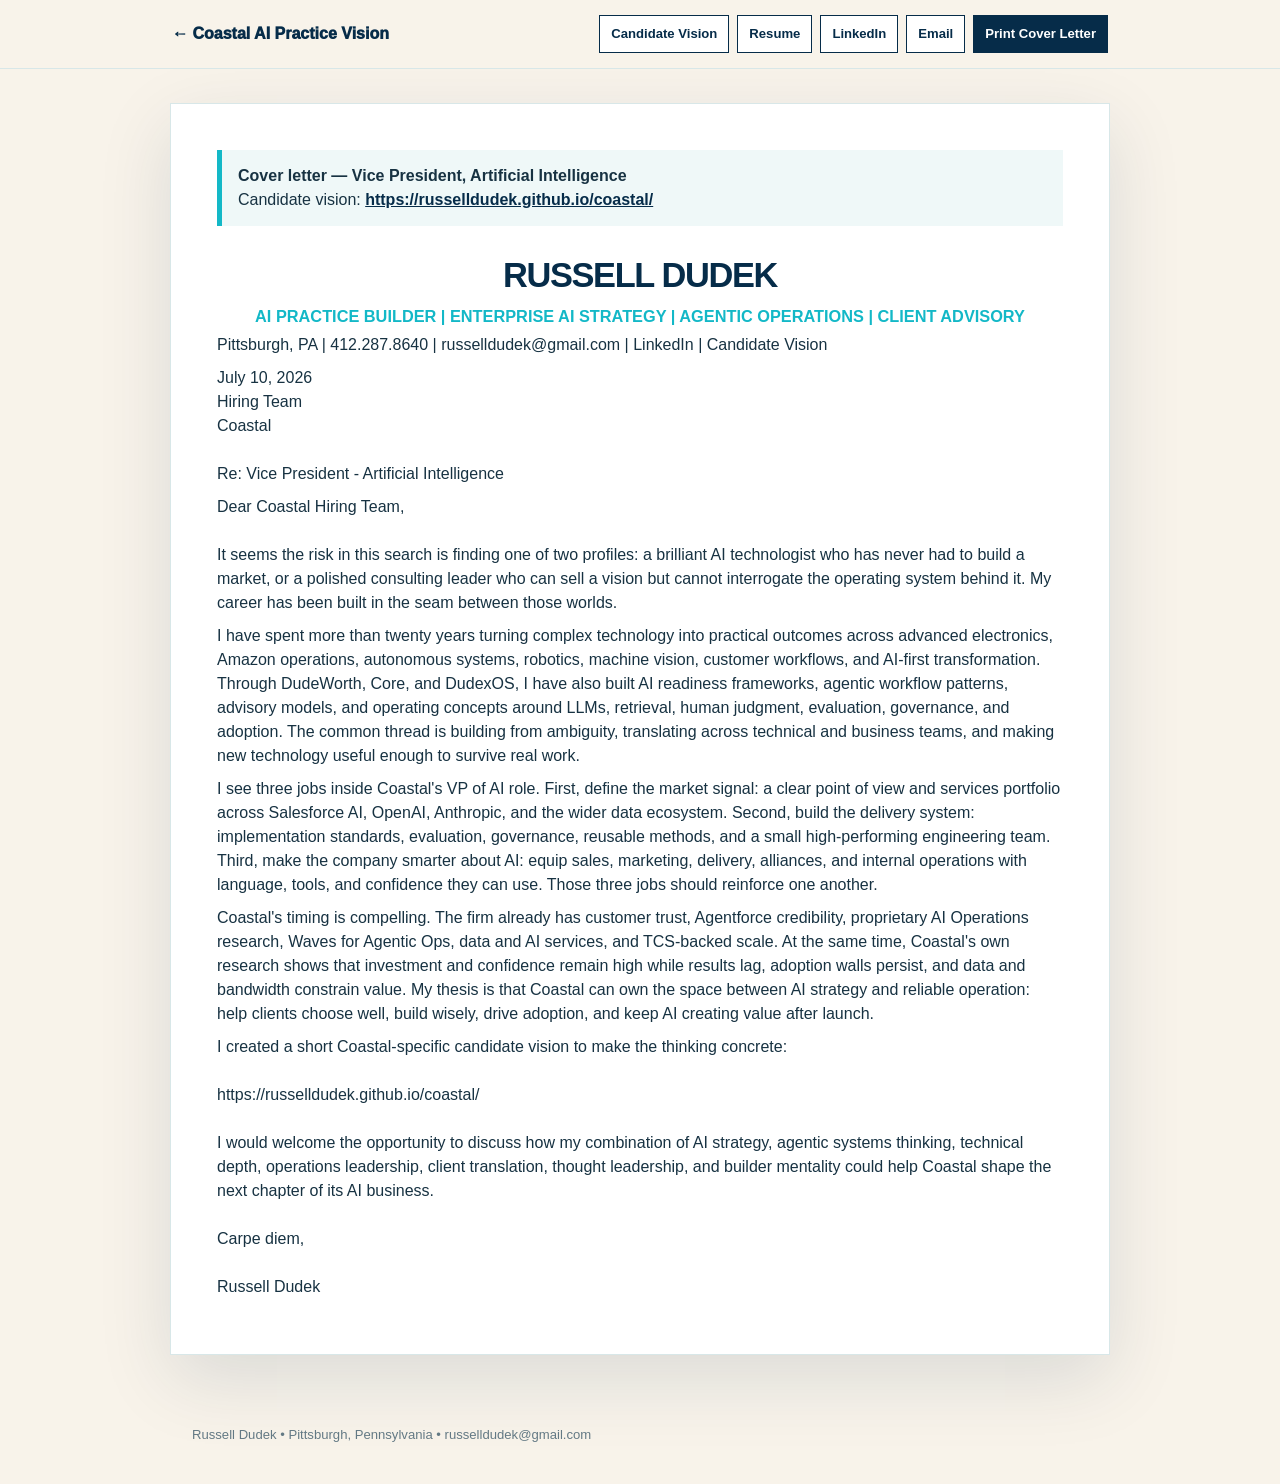
<file: cover-letter.html>
<!doctype html>
<html lang="en"><head>
<meta charset="utf-8"><meta name="viewport" content="width=device-width,initial-scale=1">
<title>Russell Dudek | Coastal VP AI Cover Letter</title>
<style>
:root{--navy:#062c49;--teal:#13b8c7;--coral:#ff6b5a;--sand:#f8f3ea;--foam:#eff8f8;--ink:#173242;--muted:#637984;--line:#d8e7e8}
*{box-sizing:border-box}body{margin:0;background:var(--sand);color:var(--ink);font-family:Arial,Helvetica,sans-serif;line-height:1.5}
header{position:sticky;top:0;z-index:5;background:rgba(248,243,234,.94);backdrop-filter:blur(16px);border-bottom:1px solid var(--line)}
.nav{max-width:980px;margin:auto;padding:15px 22px;display:flex;align-items:center;justify-content:space-between;gap:14px}
.brand{font-weight:950;text-decoration:none;color:var(--navy)}.actions{display:flex;gap:8px;flex-wrap:wrap}
.actions a{text-decoration:none;border:1px solid var(--navy);padding:8px 11px;background:#fff;color:var(--navy);font-size:.82rem;font-weight:900;transition:.2s ease}.actions a:hover{transform:translateY(-2px);box-shadow:0 8px 18px rgba(6,44,73,.12)}.actions .print-action{background:var(--navy);color:#fff}
main{max-width:940px;margin:34px auto 70px;background:#fff;border:1px solid var(--line);box-shadow:0 24px 70px rgba(6,44,73,.12);padding:46px}
.note{background:var(--foam);border-left:5px solid var(--teal);padding:14px 16px;margin-bottom:24px}
.note a{color:var(--navy);font-weight:900}
.name{text-align:center;color:var(--navy);font-size:2.15rem;letter-spacing:-.04em;margin:0 0 3px}
.role{text-align:center;color:var(--teal);font-weight:900;font-size:1.02rem;margin:0 0 4px}
.section{margin:26px 0 9px;color:var(--navy);font-size:1.05rem;letter-spacing:.05em;border-bottom:4px solid var(--teal);padding-bottom:5px}
.subject{color:var(--navy);margin-top:22px}
.body{margin:0 0 9px}.bullet{margin:0 0 5px;padding-left:15px;border-left:3px solid var(--coral)}
.caps{display:grid;grid-template-columns:repeat(3,1fr);gap:1px;background:var(--line);border:1px solid var(--line);margin:12px 0 20px}
.cap{background:#fff;padding:12px;font-size:.86rem}.cap:nth-child(odd){background:var(--foam)}
footer{max-width:940px;margin:0 auto 40px;color:var(--muted);font-size:.82rem;padding:0 22px}
@media(max-width:720px){main{margin:14px 12px 48px;padding:26px 21px}.nav{flex-direction:column;align-items:flex-start}.caps{grid-template-columns:1fr}}
@page{size:letter;margin:.48in}
@media print{
header,footer,.note{display:none!important}
body{background:#fff!important;font-size:9.3pt;line-height:1.26}
main{box-shadow:none;border:0;margin:0;padding:0;max-width:none}
.name{font-size:20pt;margin:0 0 2px}.role{font-size:9pt;margin:0 0 4px}
.body{margin:0 0 6px}
}
</style></head><body>
<header><div class="nav"><a class="brand" href="./">← Coastal AI Practice Vision</a><div class="actions"><a href="./">Candidate Vision</a><a href="resume.html">Resume</a><a href="https://www.linkedin.com/in/russelldudek" target="_blank" rel="noopener">LinkedIn</a><a href="mailto:russelldudek@gmail.com">Email</a><a class="print-action" href="#" onclick="window.print();return false;">Print Cover Letter</a></div></div></header>
<main><div class="note"><strong>Cover letter — Vice President, Artificial Intelligence</strong><br>Candidate vision: <a href="https://russelldudek.github.io/coastal/">https://russelldudek.github.io/coastal/</a></div><h1 class='name'>RUSSELL DUDEK</h1>
<p class='role'>AI PRACTICE BUILDER | ENTERPRISE AI STRATEGY | AGENTIC OPERATIONS | CLIENT ADVISORY</p>
<p class='body'>Pittsburgh, PA | 412.287.8640 | russelldudek@gmail.com | LinkedIn | Candidate Vision</p>
<p class='body'>July 10, 2026<br>Hiring Team<br>Coastal<br><br>Re: Vice President - Artificial Intelligence</p>
<p class='body'>Dear Coastal Hiring Team,<br><br>It seems the risk in this search is finding one of two profiles: a brilliant AI technologist who has never had to build a market, or a polished consulting leader who can sell a vision but cannot interrogate the operating system behind it. My career has been built in the seam between those worlds.</p>
<p class='body'>I have spent more than twenty years turning complex technology into practical outcomes across advanced electronics, Amazon operations, autonomous systems, robotics, machine vision, customer workflows, and AI-first transformation. Through DudeWorth, Core, and DudexOS, I have also built AI readiness frameworks, agentic workflow patterns, advisory models, and operating concepts around LLMs, retrieval, human judgment, evaluation, governance, and adoption. The common thread is building from ambiguity, translating across technical and business teams, and making new technology useful enough to survive real work.</p>
<p class='body'>I see three jobs inside Coastal&#x27;s VP of AI role. First, define the market signal: a clear point of view and services portfolio across Salesforce AI, OpenAI, Anthropic, and the wider data ecosystem. Second, build the delivery system: implementation standards, evaluation, governance, reusable methods, and a small high-performing engineering team. Third, make the company smarter about AI: equip sales, marketing, delivery, alliances, and internal operations with language, tools, and confidence they can use. Those three jobs should reinforce one another.</p>
<p class='body'>Coastal&#x27;s timing is compelling. The firm already has customer trust, Agentforce credibility, proprietary AI Operations research, Waves for Agentic Ops, data and AI services, and TCS-backed scale. At the same time, Coastal&#x27;s own research shows that investment and confidence remain high while results lag, adoption walls persist, and data and bandwidth constrain value. My thesis is that Coastal can own the space between AI strategy and reliable operation: help clients choose well, build wisely, drive adoption, and keep AI creating value after launch.</p>
<p class='body'>I created a short Coastal-specific candidate vision to make the thinking concrete:<br><br>https://russelldudek.github.io/coastal/<br><br>I would welcome the opportunity to discuss how my combination of AI strategy, agentic systems thinking, technical depth, operations leadership, client translation, thought leadership, and builder mentality could help Coastal shape the next chapter of its AI business.<br><br>Carpe diem,<br><br>Russell Dudek</p></main>
<footer>Russell Dudek • Pittsburgh, Pennsylvania • russelldudek@gmail.com</footer>
</body></html>
</file>
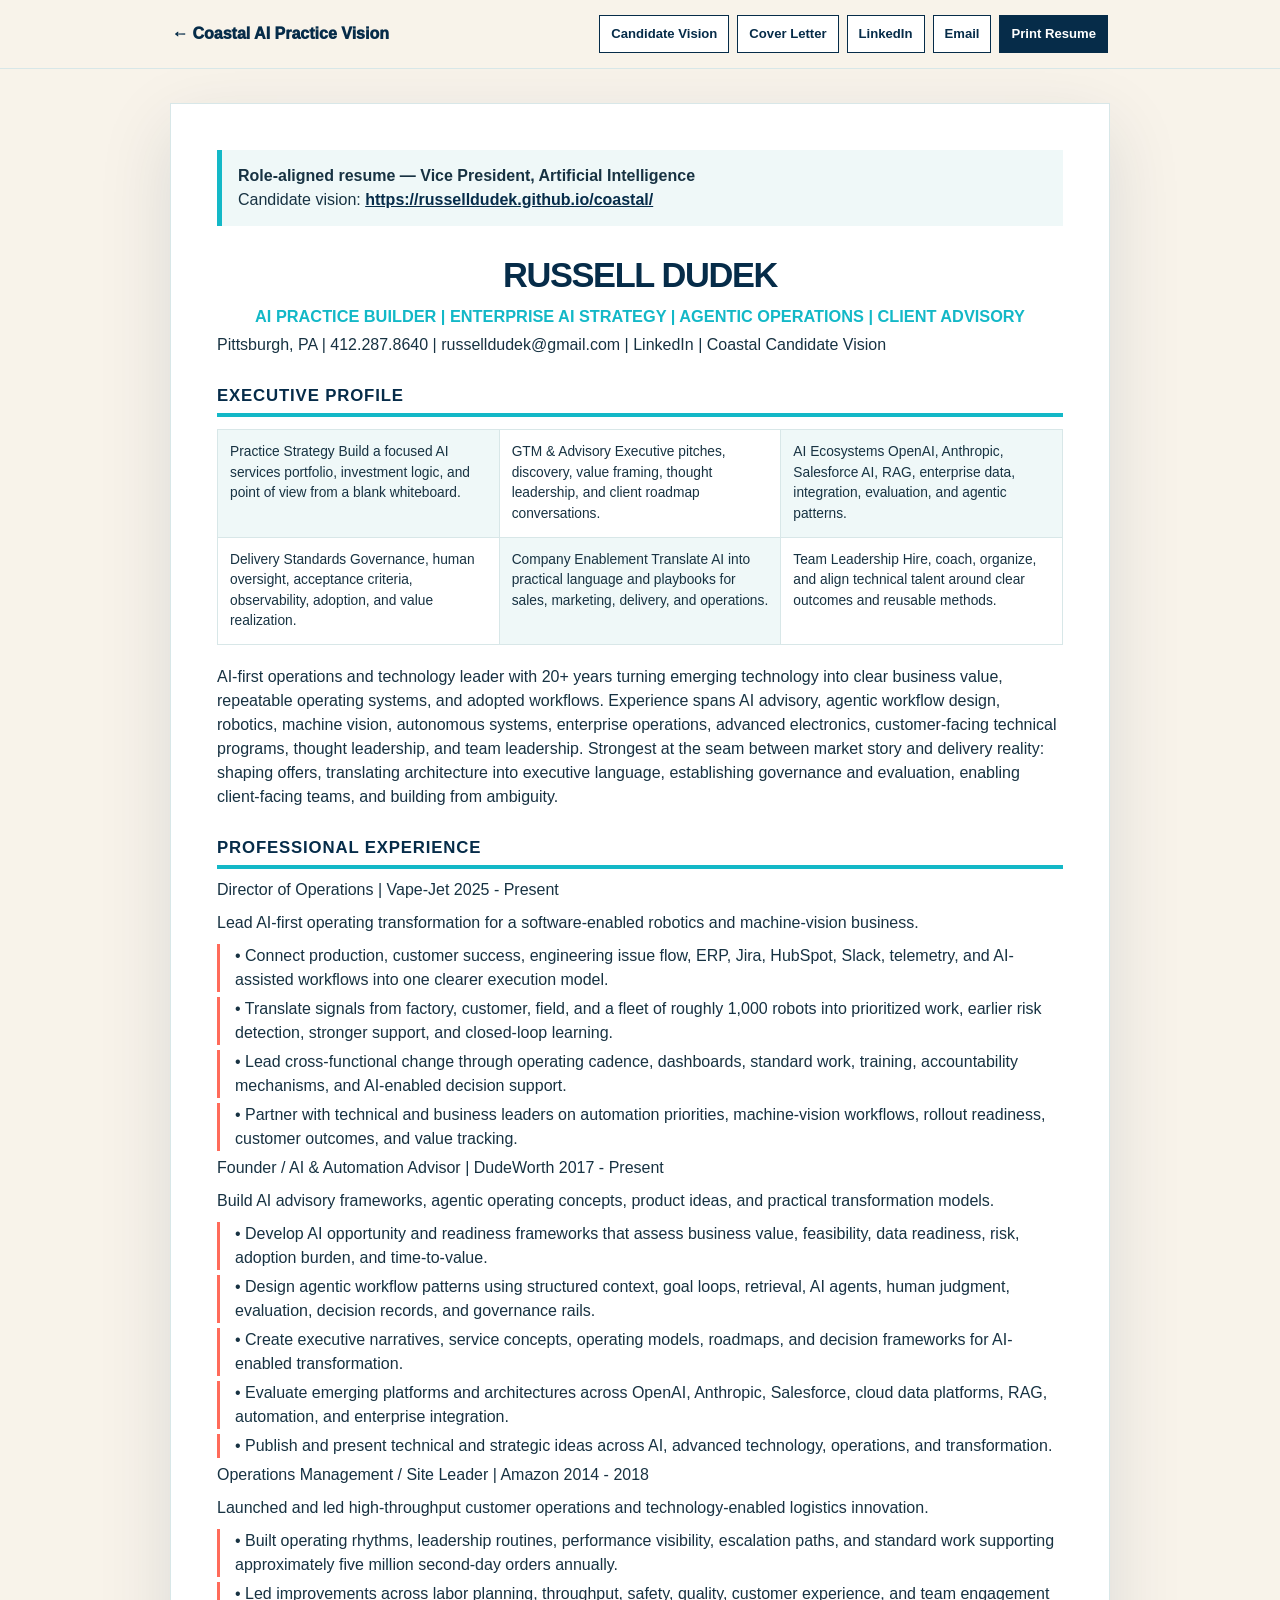
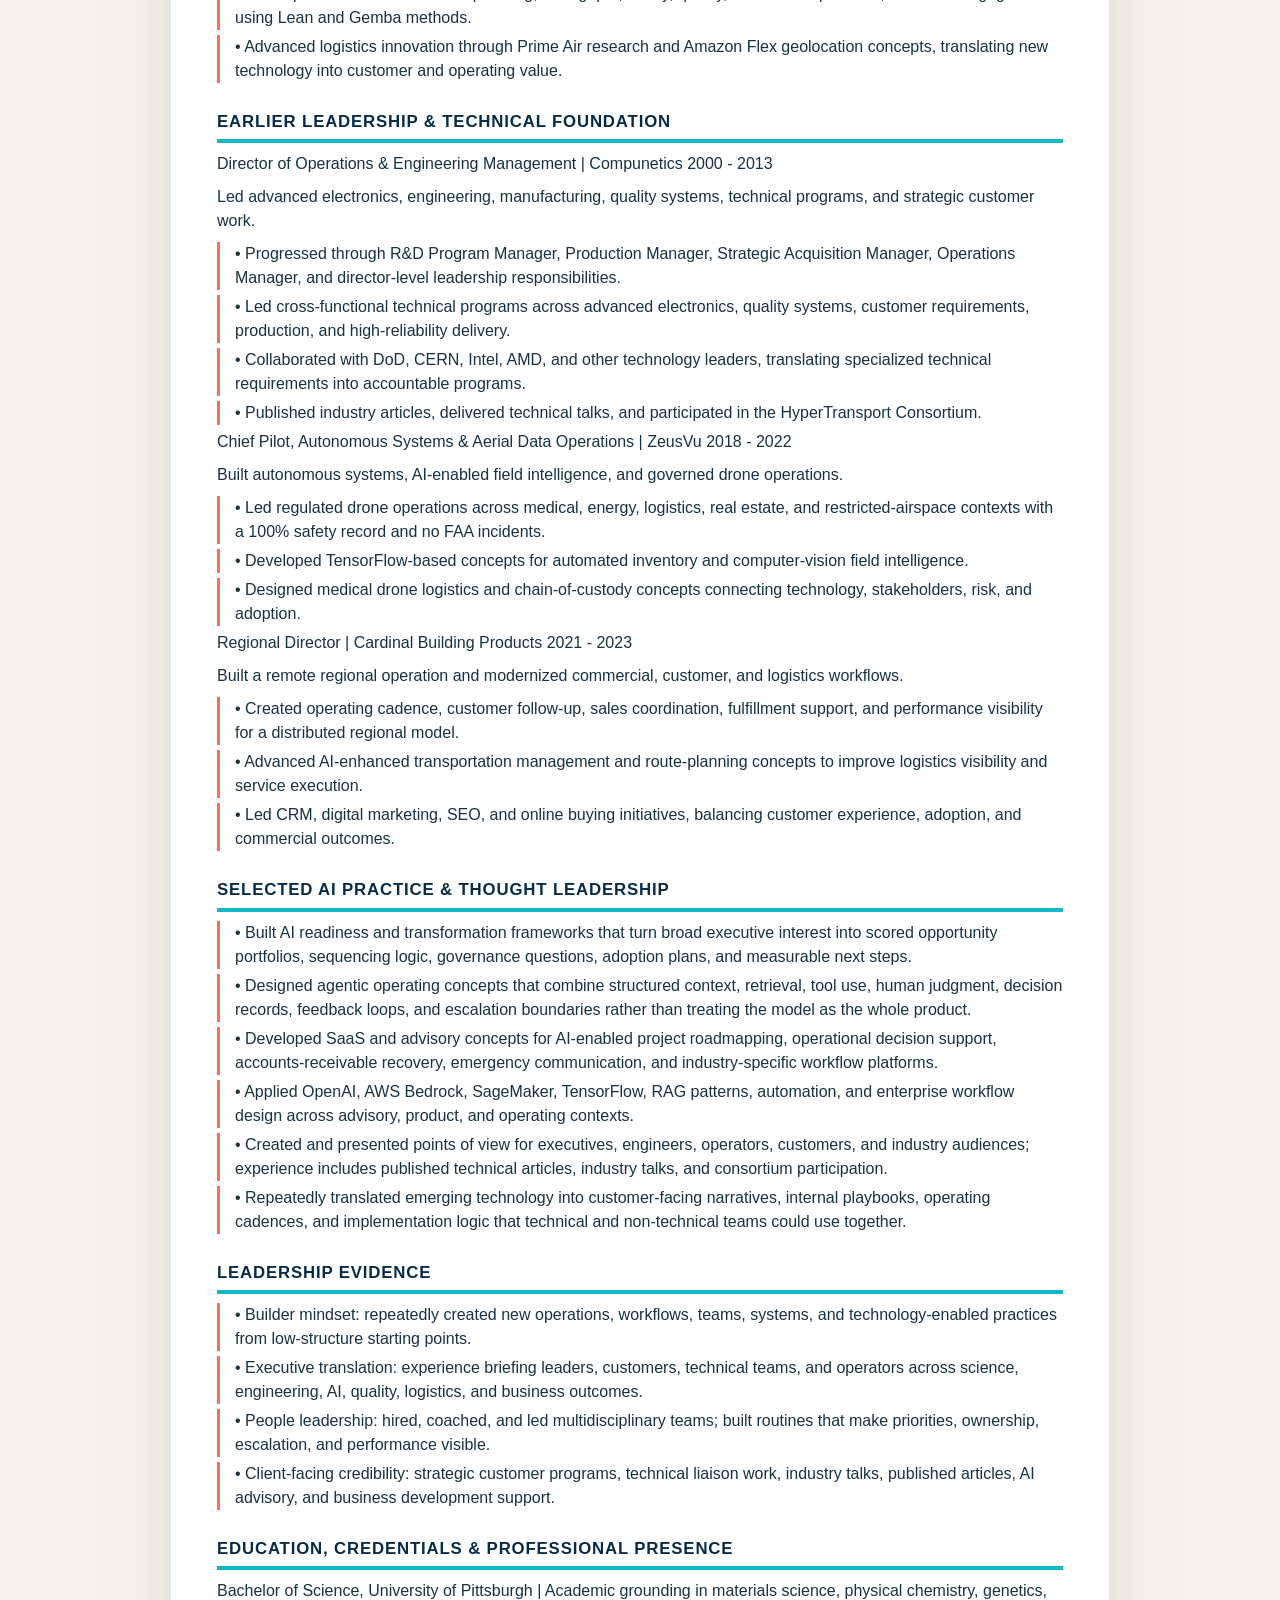
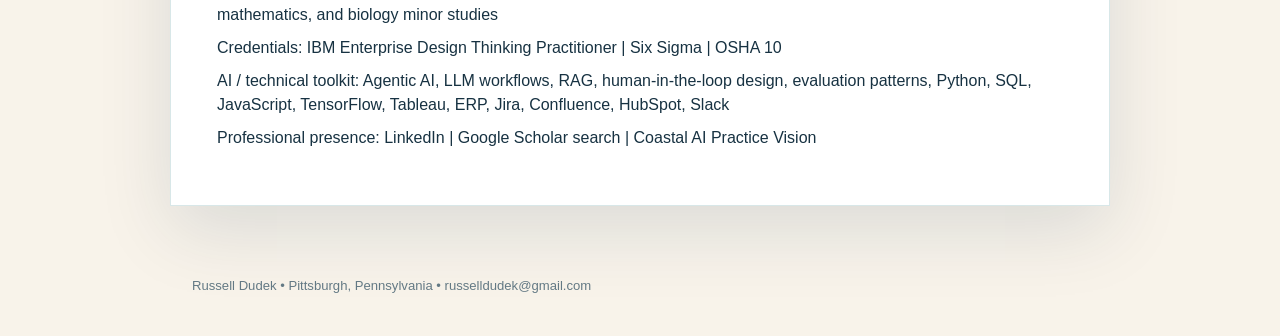
<file: resume.html>
<!doctype html>
<html lang="en"><head>
<meta charset="utf-8"><meta name="viewport" content="width=device-width,initial-scale=1">
<title>Russell Dudek | Coastal VP AI Resume</title>
<style>
:root{--navy:#062c49;--teal:#13b8c7;--coral:#ff6b5a;--sand:#f8f3ea;--foam:#eff8f8;--ink:#173242;--muted:#637984;--line:#d8e7e8}
*{box-sizing:border-box}body{margin:0;background:var(--sand);color:var(--ink);font-family:Arial,Helvetica,sans-serif;line-height:1.5}
header{position:sticky;top:0;z-index:5;background:rgba(248,243,234,.94);backdrop-filter:blur(16px);border-bottom:1px solid var(--line)}
.nav{max-width:980px;margin:auto;padding:15px 22px;display:flex;align-items:center;justify-content:space-between;gap:14px}
.brand{font-weight:950;text-decoration:none;color:var(--navy)}.actions{display:flex;gap:8px;flex-wrap:wrap}
.actions a{text-decoration:none;border:1px solid var(--navy);padding:8px 11px;background:#fff;color:var(--navy);font-size:.82rem;font-weight:900;transition:.2s ease}.actions a:hover{transform:translateY(-2px);box-shadow:0 8px 18px rgba(6,44,73,.12)}.actions .print-action{background:var(--navy);color:#fff}
main{max-width:940px;margin:34px auto 70px;background:#fff;border:1px solid var(--line);box-shadow:0 24px 70px rgba(6,44,73,.12);padding:46px}
.note{background:var(--foam);border-left:5px solid var(--teal);padding:14px 16px;margin-bottom:24px}
.note a{color:var(--navy);font-weight:900}
.name{text-align:center;color:var(--navy);font-size:2.15rem;letter-spacing:-.04em;margin:0 0 3px}
.role{text-align:center;color:var(--teal);font-weight:900;font-size:1.02rem;margin:0 0 4px}
.section{margin:26px 0 9px;color:var(--navy);font-size:1.05rem;letter-spacing:.05em;border-bottom:4px solid var(--teal);padding-bottom:5px}
.subject{color:var(--navy);margin-top:22px}
.body{margin:0 0 9px}.bullet{margin:0 0 5px;padding-left:15px;border-left:3px solid var(--coral)}
.caps{display:grid;grid-template-columns:repeat(3,1fr);gap:1px;background:var(--line);border:1px solid var(--line);margin:12px 0 20px}
.cap{background:#fff;padding:12px;font-size:.86rem}.cap:nth-child(odd){background:var(--foam)}
footer{max-width:940px;margin:0 auto 40px;color:var(--muted);font-size:.82rem;padding:0 22px}
@media(max-width:720px){main{margin:14px 12px 48px;padding:26px 21px}.nav{flex-direction:column;align-items:flex-start}.caps{grid-template-columns:1fr}}
@page{size:letter;margin:.38in}
@media print{
header,footer,.note{display:none!important}
body{background:#fff!important;font-size:8.15pt;line-height:1.19}
main{box-shadow:none;border:0;margin:0;padding:0;max-width:none}
.name{font-size:18.5pt;margin:0 0 2px}.role{font-size:8.7pt;margin:0 0 3px}
.section{font-size:9.4pt;margin:7px 0 3px;padding-bottom:2px;border-bottom-width:2px}
.body{margin:0 0 2px}.bullet{margin:0 0 1px;padding-left:8px;border-left-width:2px}
.caps{margin:5px 0 8px}.cap{font-size:7.5pt;padding:6px}
.page2{break-before:page;page-break-before:always;margin-top:0}
}
</style><link rel="stylesheet" href="resume-print.css?v=20260710-3">
</head><body>
<header><div class="nav"><a class="brand" href="./">← Coastal AI Practice Vision</a><div class="actions"><a href="./">Candidate Vision</a><a href="cover-letter.html">Cover Letter</a><a href="https://www.linkedin.com/in/russelldudek" target="_blank" rel="noopener">LinkedIn</a><a href="mailto:russelldudek@gmail.com">Email</a><a class="print-action" href="#" onclick="window.print();return false;">Print Resume</a></div></div></header>
<main><div class="note"><strong>Role-aligned resume — Vice President, Artificial Intelligence</strong><br>Candidate vision: <a href="https://russelldudek.github.io/coastal/">https://russelldudek.github.io/coastal/</a></div><h1 class='name'>RUSSELL DUDEK</h1>
<p class='role'>AI PRACTICE BUILDER  |  ENTERPRISE AI STRATEGY  |  AGENTIC OPERATIONS  |  CLIENT ADVISORY</p>
<p class='body'>Pittsburgh, PA | 412.287.8640 | russelldudek@gmail.com | LinkedIn | Coastal Candidate Vision</p>
<h2 class='section'>EXECUTIVE PROFILE</h2>
<div class='caps'><div class='cap'>Practice Strategy
Build a focused AI services portfolio, investment logic, and point of view from a blank whiteboard.</div><div class='cap'>GTM &amp; Advisory
Executive pitches, discovery, value framing, thought leadership, and client roadmap conversations.</div><div class='cap'>AI Ecosystems
OpenAI, Anthropic, Salesforce AI, RAG, enterprise data, integration, evaluation, and agentic patterns.</div><div class='cap'>Delivery Standards
Governance, human oversight, acceptance criteria, observability, adoption, and value realization.</div><div class='cap'>Company Enablement
Translate AI into practical language and playbooks for sales, marketing, delivery, and operations.</div><div class='cap'>Team Leadership
Hire, coach, organize, and align technical talent around clear outcomes and reusable methods.</div></div>
<p class='body'>AI-first operations and technology leader with 20+ years turning emerging technology into clear business value, repeatable operating systems, and adopted workflows. Experience spans AI advisory, agentic workflow design, robotics, machine vision, autonomous systems, enterprise operations, advanced electronics, customer-facing technical programs, thought leadership, and team leadership. Strongest at the seam between market story and delivery reality: shaping offers, translating architecture into executive language, establishing governance and evaluation, enabling client-facing teams, and building from ambiguity.</p>
<h2 class='section'>PROFESSIONAL EXPERIENCE</h2>
<p class='body'>Director of Operations | Vape-Jet    2025 - Present</p>
<p class='body'>Lead AI-first operating transformation for a software-enabled robotics and machine-vision business.</p>
<p class='bullet'>• Connect production, customer success, engineering issue flow, ERP, Jira, HubSpot, Slack, telemetry, and AI-assisted workflows into one clearer execution model.</p>
<p class='bullet'>• Translate signals from factory, customer, field, and a fleet of roughly 1,000 robots into prioritized work, earlier risk detection, stronger support, and closed-loop learning.</p>
<p class='bullet'>• Lead cross-functional change through operating cadence, dashboards, standard work, training, accountability mechanisms, and AI-enabled decision support.</p>
<p class='bullet'>• Partner with technical and business leaders on automation priorities, machine-vision workflows, rollout readiness, customer outcomes, and value tracking.</p>
<p class='body'>Founder / AI &amp; Automation Advisor | DudeWorth    2017 - Present</p>
<p class='body'>Build AI advisory frameworks, agentic operating concepts, product ideas, and practical transformation models.</p>
<p class='bullet'>• Develop AI opportunity and readiness frameworks that assess business value, feasibility, data readiness, risk, adoption burden, and time-to-value.</p>
<p class='bullet'>• Design agentic workflow patterns using structured context, goal loops, retrieval, AI agents, human judgment, evaluation, decision records, and governance rails.</p>
<p class='bullet'>• Create executive narratives, service concepts, operating models, roadmaps, and decision frameworks for AI-enabled transformation.</p>
<p class='bullet'>• Evaluate emerging platforms and architectures across OpenAI, Anthropic, Salesforce, cloud data platforms, RAG, automation, and enterprise integration.</p>
<p class='bullet'>• Publish and present technical and strategic ideas across AI, advanced technology, operations, and transformation.</p>
<p class='body'>Operations Management / Site Leader | Amazon    2014 - 2018</p>
<p class='body'>Launched and led high-throughput customer operations and technology-enabled logistics innovation.</p>
<p class='bullet'>• Built operating rhythms, leadership routines, performance visibility, escalation paths, and standard work supporting approximately five million second-day orders annually.</p>
<p class='bullet'>• Led improvements across labor planning, throughput, safety, quality, customer experience, and team engagement using Lean and Gemba methods.</p>
<p class='bullet'>• Advanced logistics innovation through Prime Air research and Amazon Flex geolocation concepts, translating new technology into customer and operating value.</p>
<h2 class='section page2'>EARLIER LEADERSHIP &amp; TECHNICAL FOUNDATION</h2>
<p class='body'>Director of Operations &amp; Engineering Management | Compunetics    2000 - 2013</p>
<p class='body'>Led advanced electronics, engineering, manufacturing, quality systems, technical programs, and strategic customer work.</p>
<p class='bullet'>• Progressed through R&amp;D Program Manager, Production Manager, Strategic Acquisition Manager, Operations Manager, and director-level leadership responsibilities.</p>
<p class='bullet'>• Led cross-functional technical programs across advanced electronics, quality systems, customer requirements, production, and high-reliability delivery.</p>
<p class='bullet'>• Collaborated with DoD, CERN, Intel, AMD, and other technology leaders, translating specialized technical requirements into accountable programs.</p>
<p class='bullet'>• Published industry articles, delivered technical talks, and participated in the HyperTransport Consortium.</p>
<p class='body'>Chief Pilot, Autonomous Systems &amp; Aerial Data Operations | ZeusVu    2018 - 2022</p>
<p class='body'>Built autonomous systems, AI-enabled field intelligence, and governed drone operations.</p>
<p class='bullet'>• Led regulated drone operations across medical, energy, logistics, real estate, and restricted-airspace contexts with a 100% safety record and no FAA incidents.</p>
<p class='bullet'>• Developed TensorFlow-based concepts for automated inventory and computer-vision field intelligence.</p>
<p class='bullet'>• Designed medical drone logistics and chain-of-custody concepts connecting technology, stakeholders, risk, and adoption.</p>
<p class='body'>Regional Director | Cardinal Building Products    2021 - 2023</p>
<p class='body'>Built a remote regional operation and modernized commercial, customer, and logistics workflows.</p>
<p class='bullet'>• Created operating cadence, customer follow-up, sales coordination, fulfillment support, and performance visibility for a distributed regional model.</p>
<p class='bullet'>• Advanced AI-enhanced transportation management and route-planning concepts to improve logistics visibility and service execution.</p>
<p class='bullet'>• Led CRM, digital marketing, SEO, and online buying initiatives, balancing customer experience, adoption, and commercial outcomes.</p>
<h2 class='section'>SELECTED AI PRACTICE &amp; THOUGHT LEADERSHIP</h2>
<p class='bullet'>• Built AI readiness and transformation frameworks that turn broad executive interest into scored opportunity portfolios, sequencing logic, governance questions, adoption plans, and measurable next steps.</p>
<p class='bullet'>• Designed agentic operating concepts that combine structured context, retrieval, tool use, human judgment, decision records, feedback loops, and escalation boundaries rather than treating the model as the whole product.</p>
<p class='bullet'>• Developed SaaS and advisory concepts for AI-enabled project roadmapping, operational decision support, accounts-receivable recovery, emergency communication, and industry-specific workflow platforms.</p>
<p class='bullet'>• Applied OpenAI, AWS Bedrock, SageMaker, TensorFlow, RAG patterns, automation, and enterprise workflow design across advisory, product, and operating contexts.</p>
<p class='bullet'>• Created and presented points of view for executives, engineers, operators, customers, and industry audiences; experience includes published technical articles, industry talks, and consortium participation.</p>
<p class='bullet'>• Repeatedly translated emerging technology into customer-facing narratives, internal playbooks, operating cadences, and implementation logic that technical and non-technical teams could use together.</p>
<h2 class='section'>LEADERSHIP EVIDENCE</h2>
<p class='bullet'>• Builder mindset: repeatedly created new operations, workflows, teams, systems, and technology-enabled practices from low-structure starting points.</p>
<p class='bullet'>• Executive translation: experience briefing leaders, customers, technical teams, and operators across science, engineering, AI, quality, logistics, and business outcomes.</p>
<p class='bullet'>• People leadership: hired, coached, and led multidisciplinary teams; built routines that make priorities, ownership, escalation, and performance visible.</p>
<p class='bullet'>• Client-facing credibility: strategic customer programs, technical liaison work, industry talks, published articles, AI advisory, and business development support.</p>
<h2 class='section'>EDUCATION, CREDENTIALS &amp; PROFESSIONAL PRESENCE</h2>
<p class='body'>Bachelor of Science, University of Pittsburgh | Academic grounding in materials science, physical chemistry, genetics, mathematics, and biology minor studies</p>
<p class='body'>Credentials: IBM Enterprise Design Thinking Practitioner | Six Sigma | OSHA 10</p>
<p class='body'>AI / technical toolkit: Agentic AI, LLM workflows, RAG, human-in-the-loop design, evaluation patterns, Python, SQL, JavaScript, TensorFlow, Tableau, ERP, Jira, Confluence, HubSpot, Slack</p>
<p class='body'>Professional presence: LinkedIn | Google Scholar search | Coastal AI Practice Vision</p></main>
<footer>Russell Dudek • Pittsburgh, Pennsylvania • russelldudek@gmail.com</footer>
</body></html>
</file>
<file: site-enhancements.css>
/* Coastal candidate site refinements: stable navigation + restrained signal-field motion */

/* Stable header: avoid sticky/backdrop-filter repaint jitter while scrolling */
header{
  position:fixed!important;
  top:0!important;
  left:0!important;
  right:0!important;
  z-index:90!important;
  background:#F8F3EA!important;
  border-bottom:1px solid rgba(6,44,73,.12)!important;
  box-shadow:0 6px 24px rgba(6,44,73,.06)!important;
  backdrop-filter:none!important;
  -webkit-backdrop-filter:none!important;
  transform:translateZ(0);
  backface-visibility:hidden;
  contain:layout paint;
}
main{padding-top:80px}
#progress{transform:translateZ(0);will-change:width}
section[id]{scroll-margin-top:96px}

/* Reimagined hero: a calm navigation instrument, not floating orbit cards */
.hero-sea{
  min-height:610px!important;
  position:relative!important;
  overflow:hidden!important;
  isolation:isolate!important;
  background:
    radial-gradient(circle at 68% 26%,rgba(114,227,225,.15),transparent 27%),
    radial-gradient(circle at 28% 76%,rgba(255,107,90,.11),transparent 26%),
    linear-gradient(155deg,#0A3B5C 0%,#062C49 55%,#021B2D 100%)!important;
  box-shadow:0 30px 90px rgba(6,44,73,.16)!important;
}
.hero-sea:before{
  content:"";
  position:absolute;
  inset:-24%;
  z-index:0;
  background:conic-gradient(from 220deg at 50% 48%,transparent 0 45%,rgba(114,227,225,.07) 48% 52%,transparent 55% 100%);
  animation:coastalSweep 32s linear infinite;
}
.hero-sea:after{
  content:"";
  position:absolute;
  inset:0;
  z-index:1;
  opacity:.17;
  background-image:
    linear-gradient(rgba(255,255,255,.09) 1px,transparent 1px),
    linear-gradient(90deg,rgba(255,255,255,.09) 1px,transparent 1px);
  background-size:54px 54px;
  mask-image:linear-gradient(180deg,#000 0%,rgba(0,0,0,.58) 68%,transparent 100%);
  pointer-events:none;
}
@keyframes coastalSweep{to{transform:rotate(360deg)}}

.hero-caption{
  z-index:12!important;
  color:#D8F2F4!important;
  letter-spacing:.15em!important;
}

/* Central signal core */
.beacon{
  width:176px!important;
  height:176px!important;
  top:47%!important;
  z-index:10!important;
  background:
    radial-gradient(circle at 50% 50%,rgba(255,255,255,.92) 0 3%,rgba(201,255,255,.68) 4% 9%,transparent 10%),
    radial-gradient(circle at 35% 30%,#C9FFFF 0 8%,#72E3E1 9% 24%,#13B8C7 25% 60%,#0B7185 61% 100%)!important;
  box-shadow:0 0 0 18px rgba(114,227,225,.07),0 0 0 42px rgba(114,227,225,.035),0 28px 72px rgba(0,0,0,.28)!important;
  animation:none!important;
}
.beacon:before,.beacon:after{
  content:"";
  position:absolute;
  inset:-32px;
  border:1px solid rgba(114,227,225,.30);
  border-radius:50%;
  animation:coastalPulse 5.6s ease-out infinite;
}
.beacon:after{animation-delay:2.8s}
@keyframes coastalPulse{
  0%{transform:scale(.76);opacity:0}
  22%{opacity:.82}
  100%{transform:scale(1.58);opacity:0}
}

/* Keep the center abstract: no extra logo inside the signal field. */
.beacon .flag-mark{display:none!important}

/* Rings become subtle contour lines rather than obvious spinning orbits */
.ring{
  top:47%!important;
  border:1px solid rgba(114,227,225,.22)!important;
  animation:contourTurn 96s linear infinite!important;
  z-index:4!important;
}
.r1{width:356px!important;height:356px!important}
.r2{width:494px!important;height:494px!important;animation-duration:132s!important;animation-direction:reverse!important}
@keyframes contourTurn{to{transform:translate(-50%,-50%) rotate(360deg)}}

/* Signal points: anchored, editorial, and quiet */
.node{
  width:142px!important;
  height:auto!important;
  min-height:94px!important;
  border-radius:0!important;
  display:flex!important;
  align-items:center!important;
  justify-content:center!important;
  text-align:left!important;
  padding:15px 16px!important;
  line-height:1.28!important;
  background:rgba(255,255,255,.96)!important;
  border:1px solid rgba(255,255,255,.76)!important;
  border-left:4px solid #13B8C7!important;
  box-shadow:0 16px 36px rgba(0,0,0,.16)!important;
  animation:none!important;
}
.node:after{
  content:"";
  position:absolute;
  width:8px;
  height:8px;
  border-radius:50%;
  background:#13B8C7;
  box-shadow:0 0 0 0 rgba(19,184,199,.45);
  animation:signalDot 4.2s ease-out infinite;
}
.n1{left:7%!important;top:15%!important}.n1:after{right:-7px;top:50%}
.n2{right:6%!important;top:20%!important;border-left-color:#FF6B5A!important}.n2:after{left:-7px;top:50%;animation-delay:1s}
.n3{left:8%!important;bottom:18%!important}.n3:after{right:-7px;top:50%;animation-delay:2s}
.n4{right:6%!important;bottom:16%!important;border-left-color:#FF6B5A!important}.n4:after{left:-7px;top:50%;animation-delay:3s}
@keyframes signalDot{
  0%{box-shadow:0 0 0 0 rgba(19,184,199,.45)}
  70%{box-shadow:0 0 0 14px rgba(19,184,199,0)}
  100%{box-shadow:0 0 0 0 rgba(19,184,199,0)}
}

/* Remove the literal moving ocean waves; preserve only a faint horizon cue */
.wave-svg{
  opacity:.16!important;
  height:150px!important;
  filter:saturate(.7)!important;
}
.wave-back,.wave-front{animation:none!important}

@media(max-width:1040px){
  main{padding-top:80px}
  .hero-sea{min-height:560px!important}
}
@media(max-width:720px){
  main{padding-top:116px}
  section[id]{scroll-margin-top:128px}
  .hero-sea{min-height:540px!important}
  .node{width:126px!important;min-height:82px!important;padding:12px!important;font-size:.72rem!important}
  .r2{width:430px!important;height:430px!important}
}
@media(prefers-reduced-motion:reduce){
  .hero-sea:before,.beacon:before,.beacon:after,.ring,.node:after{animation:none!important}
}
</file>
<file: resume-print.css>
/* Coastal resume print refinement: fuller two-page layout with deliberate page balance */
@page{size:letter;margin:.42in}

@media print{
  header,footer,.note{display:none!important}
  body{background:#fff!important;font-size:9.85pt!important;line-height:1.29!important}
  main{box-shadow:none!important;border:0!important;margin:0!important;padding:0!important;max-width:none!important}

  .name{font-size:20.5pt!important;margin:0 0 2px!important}
  .role{font-size:9.1pt!important;margin:0 0 4px!important}
  .section{font-size:10pt!important;margin:9px 0 4px!important;padding-bottom:3px!important;border-bottom-width:2px!important;break-after:avoid-page}
  .body{margin:0 0 2.6px!important}
  .bullet{margin:0 0 1.9px!important;padding-left:9px!important;border-left-width:2px!important}
  .caps{margin:6px 0 10px!important}
  .cap{font-size:8pt!important;line-height:1.2!important;padding:7px!important}

  /* The existing section marker is the explicit second-page start. */
  .page2{break-before:page!important;page-break-before:always!important;margin-top:0!important}
  .page2,.page2 ~ *{font-size:9.15pt!important;line-height:1.245!important}
}
</file>
